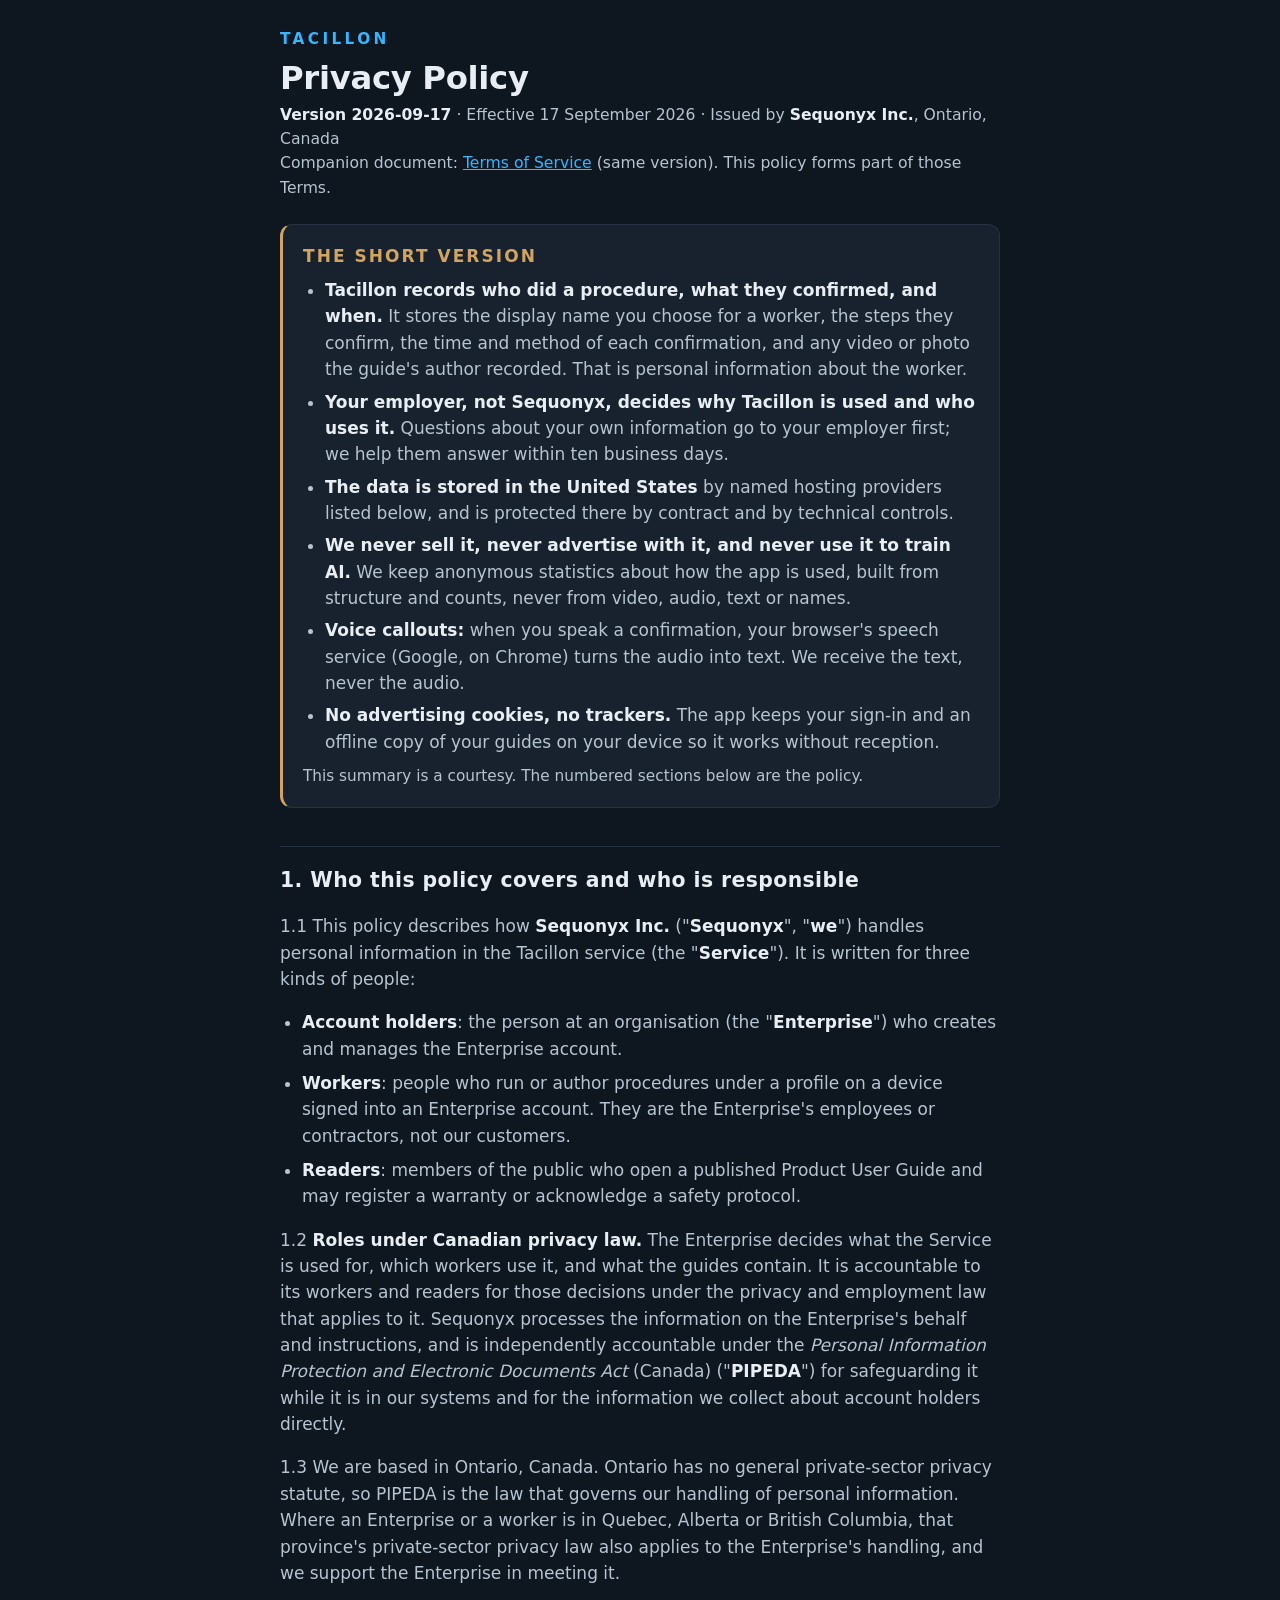
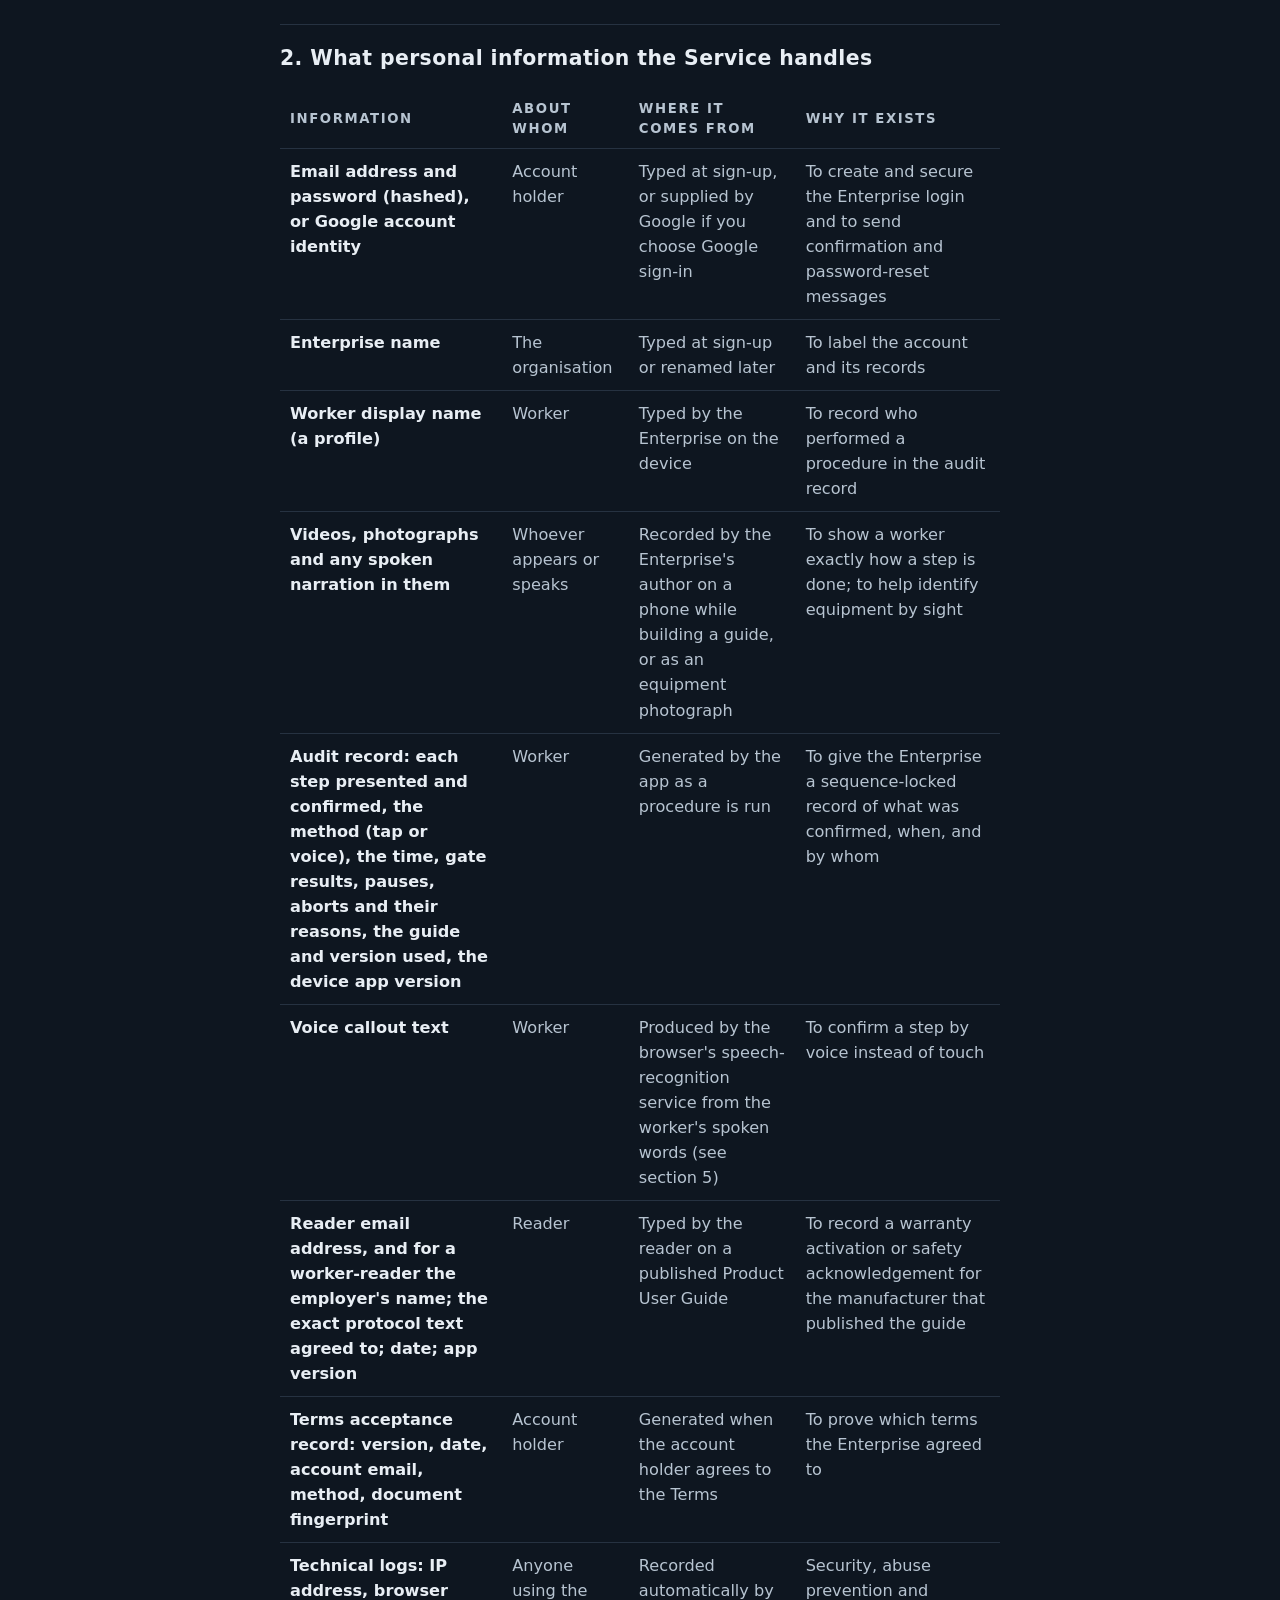
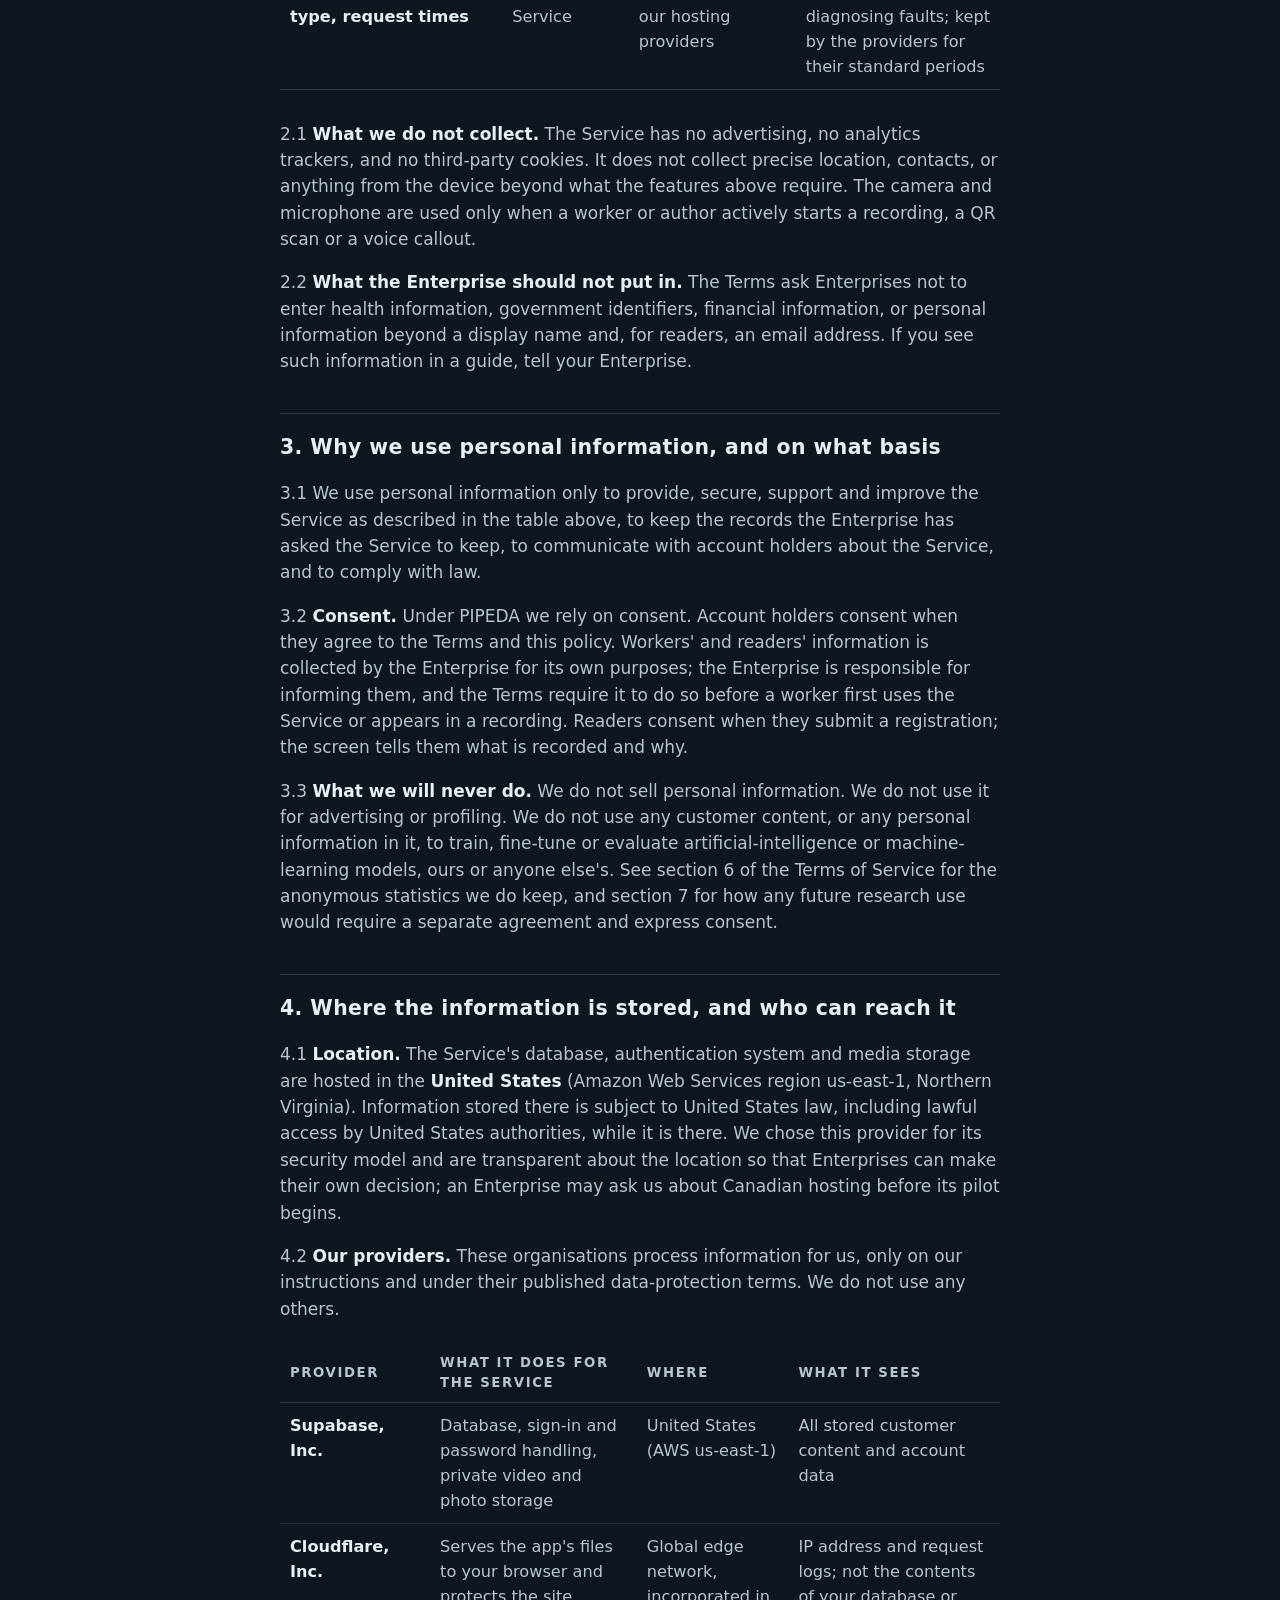
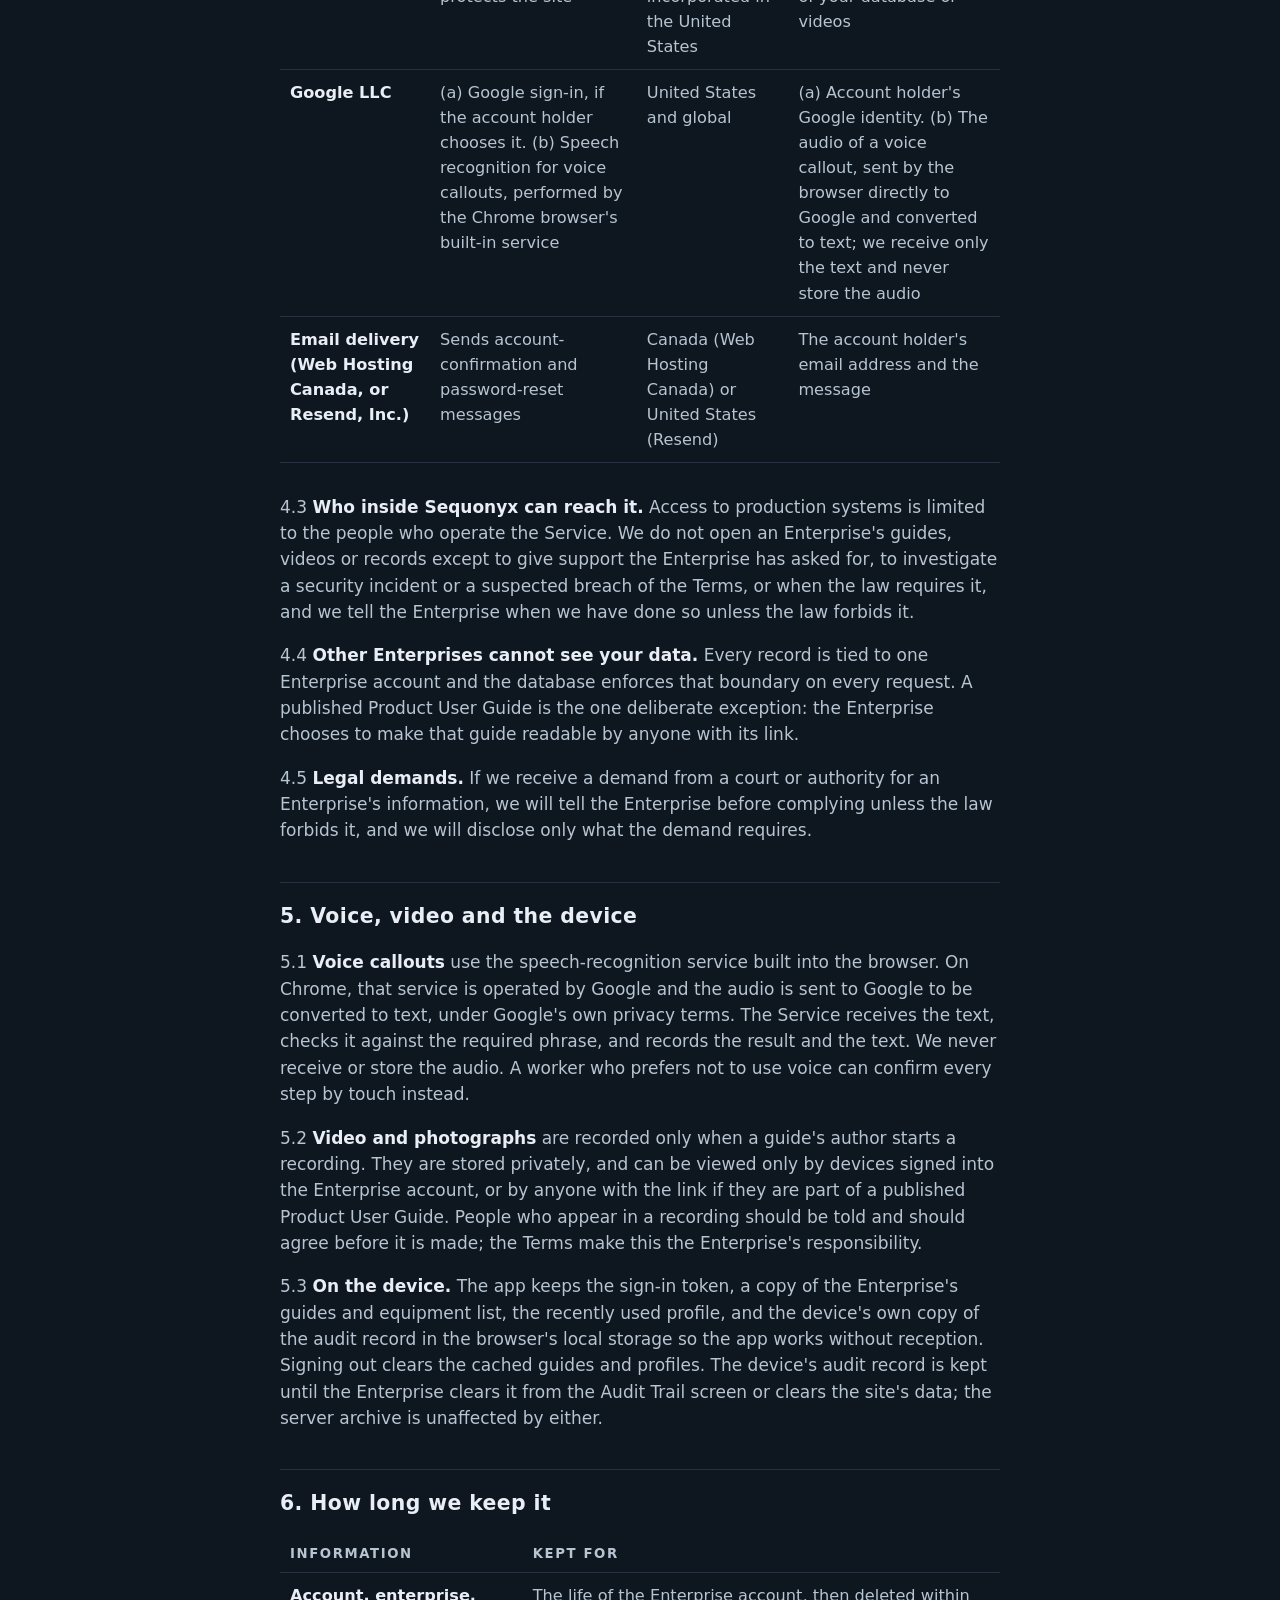
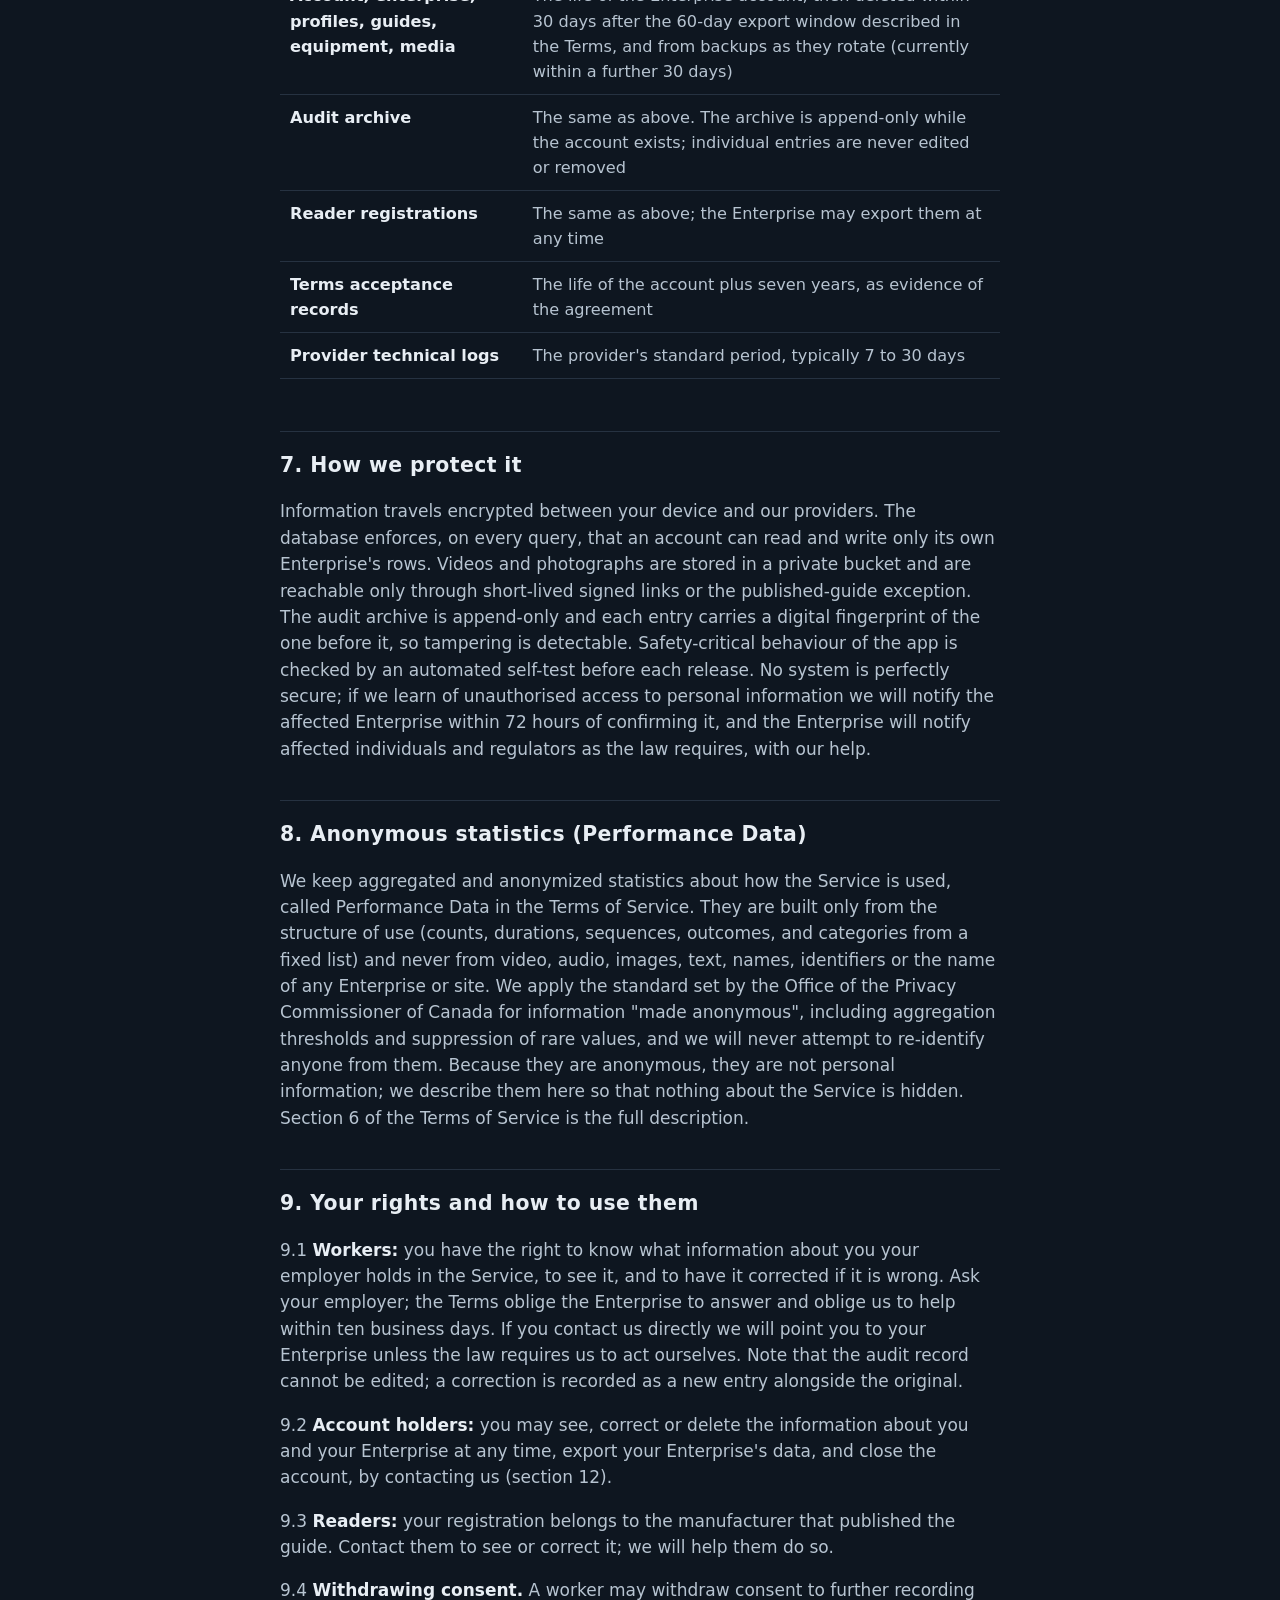
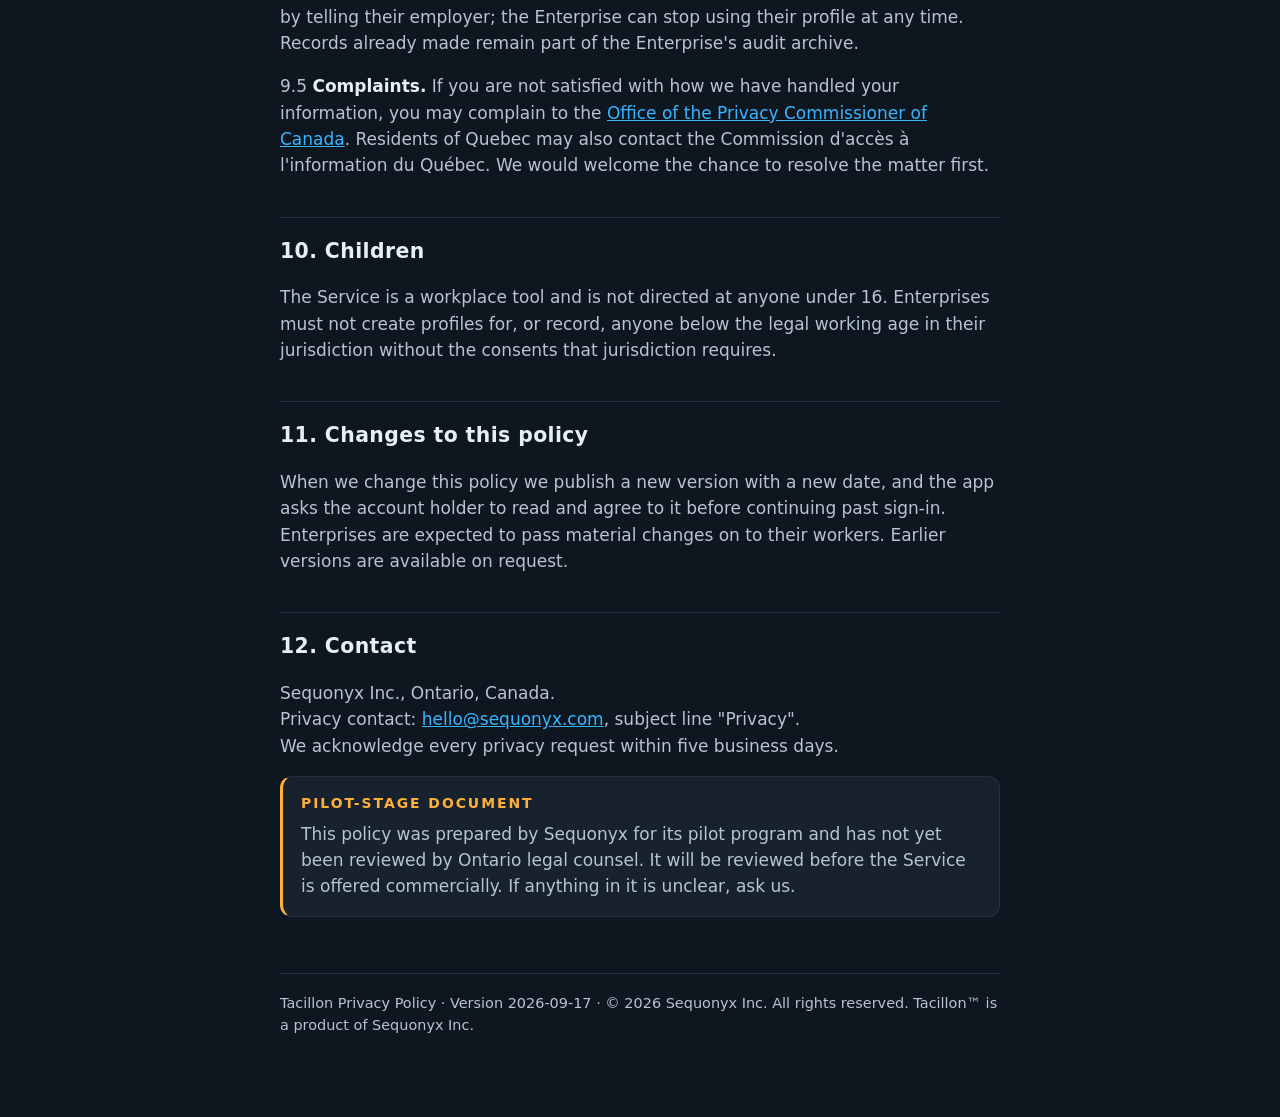
<file: legal/privacy.html>
<!DOCTYPE html>
<html lang="en-CA">
<head>
<meta charset="UTF-8">
<meta name="viewport" content="width=device-width, initial-scale=1.0">
<meta name="theme-color" content="#0e1620">
<meta name="robots" content="noindex">
<title>Tacillon — Privacy Policy</title>
<style>
  :root { --bg:#0e1620; --card:#17222e; --line:#263241; --text:#e8eef4; --dim:#b7c4d1; --accent:#37b6ff; --brass:#d2a461; --warn:#ffb03a; }
  * { box-sizing:border-box; }
  html, body { margin:0; background:var(--bg); color:var(--text); font-family: system-ui, -apple-system, "Segoe UI", Roboto, sans-serif; font-size:17px; line-height:1.55; }
  main { max-width:760px; margin:0 auto; padding:28px 20px 80px; }
  .brand { font-family: "Jura", system-ui, sans-serif; letter-spacing:.22em; color:var(--accent); font-weight:600; font-size:.9rem; }
  h1 { font-size:1.9rem; line-height:1.15; margin:8px 0 6px; letter-spacing:-.01em; }
  .meta { color:var(--dim); font-size:.92rem; margin:0 0 24px; }
  .meta b { color:var(--text); }
  h2 { font-size:1.2rem; margin:38px 0 10px; padding-top:18px; border-top:1px solid var(--line); letter-spacing:.02em; }
  h3 { font-size:1.02rem; margin:22px 0 6px; color:var(--text); }
  p, li { color:var(--dim); }
  p strong, li strong { color:var(--text); }
  ol, ul { padding-left:22px; }
  li { margin-bottom:8px; }
  .summary { background:var(--card); border:1px solid var(--line); border-left:3px solid var(--brass); border-radius:12px; padding:18px 20px; margin:0 0 10px; }
  .summary h2 { border:0; margin:0 0 8px; padding:0; font-size:1rem; letter-spacing:.12em; color:var(--brass); }
  .summary ul { margin:0; }
  .summary li { margin-bottom:6px; }
  .box { background:var(--card); border:1px solid var(--line); border-radius:12px; padding:16px 18px; margin:16px 0; }
  .box.warn { border-left:3px solid var(--warn); }
  .box h4 { margin:0 0 6px; font-size:.82rem; letter-spacing:.14em; text-transform:uppercase; color:var(--warn); }
  .box p { margin:0; }
  table { width:100%; border-collapse:collapse; margin:14px 0; font-size:.95rem; }
  th { text-align:left; font-size:.78rem; letter-spacing:.12em; text-transform:uppercase; color:var(--dim); padding:0 10px 8px; border-bottom:1px solid var(--line); }
  td { padding:10px; border-bottom:1px solid var(--line); vertical-align:top; color:var(--dim); }
  td:first-child { color:var(--text); font-weight:600; }
  .tbl { overflow-x:auto; }
  a { color:var(--accent); }
  footer { margin-top:56px; padding-top:18px; border-top:1px solid var(--line); color:var(--dim); font-size:.85rem; }
  @media (max-width:560px) { html, body { font-size:16px; } }
  @media print {
    html, body { background:#fff; color:#000; font-size:11.5pt; }
    p, li, td, th, .meta, footer { color:#000; }
    .summary, .box { background:#fff; border-color:#999; }
    a { color:#000; text-decoration:none; }
    h2 { page-break-after:avoid; }
  }
</style>
</head>
<body>
<main>
  <div class="brand">TACILLON</div>
  <h1>Privacy Policy</h1>
  <p class="meta">
    <b>Version 2026-09-17</b> · Effective 17 September 2026 · Issued by <b>Sequonyx Inc.</b>, Ontario, Canada<br>
    Companion document: <a href="terms.html">Terms of Service</a> (same version). This policy forms part of those Terms.
  </p>

  <div class="summary">
    <h2>THE SHORT VERSION</h2>
    <ul>
      <li><strong>Tacillon records who did a procedure, what they confirmed, and when.</strong> It stores the display name you choose for a worker, the steps they confirm, the time and method of each confirmation, and any video or photo the guide's author recorded. That is personal information about the worker.</li>
      <li><strong>Your employer, not Sequonyx, decides why Tacillon is used and who uses it.</strong> Questions about your own information go to your employer first; we help them answer within ten business days.</li>
      <li><strong>The data is stored in the United States</strong> by named hosting providers listed below, and is protected there by contract and by technical controls.</li>
      <li><strong>We never sell it, never advertise with it, and never use it to train AI.</strong> We keep anonymous statistics about how the app is used, built from structure and counts, never from video, audio, text or names.</li>
      <li><strong>Voice callouts:</strong> when you speak a confirmation, your browser's speech service (Google, on Chrome) turns the audio into text. We receive the text, never the audio.</li>
      <li><strong>No advertising cookies, no trackers.</strong> The app keeps your sign-in and an offline copy of your guides on your device so it works without reception.</li>
    </ul>
    <p style="margin:10px 0 0;font-size:.9rem">This summary is a courtesy. The numbered sections below are the policy.</p>
  </div>

  <h2 id="p1">1. Who this policy covers and who is responsible</h2>
  <p>1.1 This policy describes how <strong>Sequonyx Inc.</strong> ("<strong>Sequonyx</strong>", "<strong>we</strong>") handles personal information in the Tacillon service (the "<strong>Service</strong>"). It is written for three kinds of people:</p>
  <ul>
    <li><strong>Account holders</strong>: the person at an organisation (the "<strong>Enterprise</strong>") who creates and manages the Enterprise account.</li>
    <li><strong>Workers</strong>: people who run or author procedures under a profile on a device signed into an Enterprise account. They are the Enterprise's employees or contractors, not our customers.</li>
    <li><strong>Readers</strong>: members of the public who open a published Product User Guide and may register a warranty or acknowledge a safety protocol.</li>
  </ul>
  <p>1.2 <strong>Roles under Canadian privacy law.</strong> The Enterprise decides what the Service is used for, which workers use it, and what the guides contain. It is accountable to its workers and readers for those decisions under the privacy and employment law that applies to it. Sequonyx processes the information on the Enterprise's behalf and instructions, and is independently accountable under the <em>Personal Information Protection and Electronic Documents Act</em> (Canada) ("<strong>PIPEDA</strong>") for safeguarding it while it is in our systems and for the information we collect about account holders directly.</p>
  <p>1.3 We are based in Ontario, Canada. Ontario has no general private-sector privacy statute, so PIPEDA is the law that governs our handling of personal information. Where an Enterprise or a worker is in Quebec, Alberta or British Columbia, that province's private-sector privacy law also applies to the Enterprise's handling, and we support the Enterprise in meeting it.</p>

  <h2 id="p2">2. What personal information the Service handles</h2>
  <div class="tbl">
  <table>
    <tr><th>Information</th><th>About whom</th><th>Where it comes from</th><th>Why it exists</th></tr>
    <tr><td>Email address and password (hashed), or Google account identity</td><td>Account holder</td><td>Typed at sign-up, or supplied by Google if you choose Google sign-in</td><td>To create and secure the Enterprise login and to send confirmation and password-reset messages</td></tr>
    <tr><td>Enterprise name</td><td>The organisation</td><td>Typed at sign-up or renamed later</td><td>To label the account and its records</td></tr>
    <tr><td>Worker display name (a profile)</td><td>Worker</td><td>Typed by the Enterprise on the device</td><td>To record who performed a procedure in the audit record</td></tr>
    <tr><td>Videos, photographs and any spoken narration in them</td><td>Whoever appears or speaks</td><td>Recorded by the Enterprise's author on a phone while building a guide, or as an equipment photograph</td><td>To show a worker exactly how a step is done; to help identify equipment by sight</td></tr>
    <tr><td>Audit record: each step presented and confirmed, the method (tap or voice), the time, gate results, pauses, aborts and their reasons, the guide and version used, the device app version</td><td>Worker</td><td>Generated by the app as a procedure is run</td><td>To give the Enterprise a sequence-locked record of what was confirmed, when, and by whom</td></tr>
    <tr><td>Voice callout text</td><td>Worker</td><td>Produced by the browser's speech-recognition service from the worker's spoken words (see section 5)</td><td>To confirm a step by voice instead of touch</td></tr>
    <tr><td>Reader email address, and for a worker-reader the employer's name; the exact protocol text agreed to; date; app version</td><td>Reader</td><td>Typed by the reader on a published Product User Guide</td><td>To record a warranty activation or safety acknowledgement for the manufacturer that published the guide</td></tr>
    <tr><td>Terms acceptance record: version, date, account email, method, document fingerprint</td><td>Account holder</td><td>Generated when the account holder agrees to the Terms</td><td>To prove which terms the Enterprise agreed to</td></tr>
    <tr><td>Technical logs: IP address, browser type, request times</td><td>Anyone using the Service</td><td>Recorded automatically by our hosting providers</td><td>Security, abuse prevention and diagnosing faults; kept by the providers for their standard periods</td></tr>
  </table>
  </div>
  <p>2.1 <strong>What we do not collect.</strong> The Service has no advertising, no analytics trackers, and no third-party cookies. It does not collect precise location, contacts, or anything from the device beyond what the features above require. The camera and microphone are used only when a worker or author actively starts a recording, a QR scan or a voice callout.</p>
  <p>2.2 <strong>What the Enterprise should not put in.</strong> The Terms ask Enterprises not to enter health information, government identifiers, financial information, or personal information beyond a display name and, for readers, an email address. If you see such information in a guide, tell your Enterprise.</p>

  <h2 id="p3">3. Why we use personal information, and on what basis</h2>
  <p>3.1 We use personal information only to provide, secure, support and improve the Service as described in the table above, to keep the records the Enterprise has asked the Service to keep, to communicate with account holders about the Service, and to comply with law.</p>
  <p>3.2 <strong>Consent.</strong> Under PIPEDA we rely on consent. Account holders consent when they agree to the Terms and this policy. Workers' and readers' information is collected by the Enterprise for its own purposes; the Enterprise is responsible for informing them, and the Terms require it to do so before a worker first uses the Service or appears in a recording. Readers consent when they submit a registration; the screen tells them what is recorded and why.</p>
  <p>3.3 <strong>What we will never do.</strong> We do not sell personal information. We do not use it for advertising or profiling. We do not use any customer content, or any personal information in it, to train, fine-tune or evaluate artificial-intelligence or machine-learning models, ours or anyone else's. See section 6 of the Terms of Service for the anonymous statistics we do keep, and section 7 for how any future research use would require a separate agreement and express consent.</p>

  <h2 id="p4">4. Where the information is stored, and who can reach it</h2>
  <p>4.1 <strong>Location.</strong> The Service's database, authentication system and media storage are hosted in the <strong>United States</strong> (Amazon Web Services region us-east-1, Northern Virginia). Information stored there is subject to United States law, including lawful access by United States authorities, while it is there. We chose this provider for its security model and are transparent about the location so that Enterprises can make their own decision; an Enterprise may ask us about Canadian hosting before its pilot begins.</p>
  <p>4.2 <strong>Our providers.</strong> These organisations process information for us, only on our instructions and under their published data-protection terms. We do not use any others.</p>
  <div class="tbl">
  <table>
    <tr><th>Provider</th><th>What it does for the Service</th><th>Where</th><th>What it sees</th></tr>
    <tr><td>Supabase, Inc.</td><td>Database, sign-in and password handling, private video and photo storage</td><td>United States (AWS us-east-1)</td><td>All stored customer content and account data</td></tr>
    <tr><td>Cloudflare, Inc.</td><td>Serves the app's files to your browser and protects the site</td><td>Global edge network, incorporated in the United States</td><td>IP address and request logs; not the contents of your database or videos</td></tr>
    <tr><td>Google LLC</td><td>(a) Google sign-in, if the account holder chooses it. (b) Speech recognition for voice callouts, performed by the Chrome browser's built-in service</td><td>United States and global</td><td>(a) Account holder's Google identity. (b) The audio of a voice callout, sent by the browser directly to Google and converted to text; we receive only the text and never store the audio</td></tr>
    <tr><td>Email delivery (Web Hosting Canada, or Resend, Inc.)</td><td>Sends account-confirmation and password-reset messages</td><td>Canada (Web Hosting Canada) or United States (Resend)</td><td>The account holder's email address and the message</td></tr>
  </table>
  </div>
  <p>4.3 <strong>Who inside Sequonyx can reach it.</strong> Access to production systems is limited to the people who operate the Service. We do not open an Enterprise's guides, videos or records except to give support the Enterprise has asked for, to investigate a security incident or a suspected breach of the Terms, or when the law requires it, and we tell the Enterprise when we have done so unless the law forbids it.</p>
  <p>4.4 <strong>Other Enterprises cannot see your data.</strong> Every record is tied to one Enterprise account and the database enforces that boundary on every request. A published Product User Guide is the one deliberate exception: the Enterprise chooses to make that guide readable by anyone with its link.</p>
  <p>4.5 <strong>Legal demands.</strong> If we receive a demand from a court or authority for an Enterprise's information, we will tell the Enterprise before complying unless the law forbids it, and we will disclose only what the demand requires.</p>

  <h2 id="p5">5. Voice, video and the device</h2>
  <p>5.1 <strong>Voice callouts</strong> use the speech-recognition service built into the browser. On Chrome, that service is operated by Google and the audio is sent to Google to be converted to text, under Google's own privacy terms. The Service receives the text, checks it against the required phrase, and records the result and the text. We never receive or store the audio. A worker who prefers not to use voice can confirm every step by touch instead.</p>
  <p>5.2 <strong>Video and photographs</strong> are recorded only when a guide's author starts a recording. They are stored privately, and can be viewed only by devices signed into the Enterprise account, or by anyone with the link if they are part of a published Product User Guide. People who appear in a recording should be told and should agree before it is made; the Terms make this the Enterprise's responsibility.</p>
  <p>5.3 <strong>On the device.</strong> The app keeps the sign-in token, a copy of the Enterprise's guides and equipment list, the recently used profile, and the device's own copy of the audit record in the browser's local storage so the app works without reception. Signing out clears the cached guides and profiles. The device's audit record is kept until the Enterprise clears it from the Audit Trail screen or clears the site's data; the server archive is unaffected by either.</p>

  <h2 id="p6">6. How long we keep it</h2>
  <div class="tbl">
  <table>
    <tr><th>Information</th><th>Kept for</th></tr>
    <tr><td>Account, enterprise, profiles, guides, equipment, media</td><td>The life of the Enterprise account, then deleted within 30 days after the 60-day export window described in the Terms, and from backups as they rotate (currently within a further 30 days)</td></tr>
    <tr><td>Audit archive</td><td>The same as above. The archive is append-only while the account exists; individual entries are never edited or removed</td></tr>
    <tr><td>Reader registrations</td><td>The same as above; the Enterprise may export them at any time</td></tr>
    <tr><td>Terms acceptance records</td><td>The life of the account plus seven years, as evidence of the agreement</td></tr>
    <tr><td>Provider technical logs</td><td>The provider's standard period, typically 7 to 30 days</td></tr>
  </table>
  </div>

  <h2 id="p7">7. How we protect it</h2>
  <p>Information travels encrypted between your device and our providers. The database enforces, on every query, that an account can read and write only its own Enterprise's rows. Videos and photographs are stored in a private bucket and are reachable only through short-lived signed links or the published-guide exception. The audit archive is append-only and each entry carries a digital fingerprint of the one before it, so tampering is detectable. Safety-critical behaviour of the app is checked by an automated self-test before each release. No system is perfectly secure; if we learn of unauthorised access to personal information we will notify the affected Enterprise within 72 hours of confirming it, and the Enterprise will notify affected individuals and regulators as the law requires, with our help.</p>

  <h2 id="p8">8. Anonymous statistics (Performance Data)</h2>
  <p>We keep aggregated and anonymized statistics about how the Service is used, called Performance Data in the Terms of Service. They are built only from the structure of use (counts, durations, sequences, outcomes, and categories from a fixed list) and never from video, audio, images, text, names, identifiers or the name of any Enterprise or site. We apply the standard set by the Office of the Privacy Commissioner of Canada for information "made anonymous", including aggregation thresholds and suppression of rare values, and we will never attempt to re-identify anyone from them. Because they are anonymous, they are not personal information; we describe them here so that nothing about the Service is hidden. Section 6 of the Terms of Service is the full description.</p>

  <h2 id="p9">9. Your rights and how to use them</h2>
  <p>9.1 <strong>Workers:</strong> you have the right to know what information about you your employer holds in the Service, to see it, and to have it corrected if it is wrong. Ask your employer; the Terms oblige the Enterprise to answer and oblige us to help within ten business days. If you contact us directly we will point you to your Enterprise unless the law requires us to act ourselves. Note that the audit record cannot be edited; a correction is recorded as a new entry alongside the original.</p>
  <p>9.2 <strong>Account holders:</strong> you may see, correct or delete the information about you and your Enterprise at any time, export your Enterprise's data, and close the account, by contacting us (section 12).</p>
  <p>9.3 <strong>Readers:</strong> your registration belongs to the manufacturer that published the guide. Contact them to see or correct it; we will help them do so.</p>
  <p>9.4 <strong>Withdrawing consent.</strong> A worker may withdraw consent to further recording by telling their employer; the Enterprise can stop using their profile at any time. Records already made remain part of the Enterprise's audit archive.</p>
  <p>9.5 <strong>Complaints.</strong> If you are not satisfied with how we have handled your information, you may complain to the <a href="https://www.priv.gc.ca">Office of the Privacy Commissioner of Canada</a>. Residents of Quebec may also contact the Commission d'accès à l'information du Québec. We would welcome the chance to resolve the matter first.</p>

  <h2 id="p10">10. Children</h2>
  <p>The Service is a workplace tool and is not directed at anyone under 16. Enterprises must not create profiles for, or record, anyone below the legal working age in their jurisdiction without the consents that jurisdiction requires.</p>

  <h2 id="p11">11. Changes to this policy</h2>
  <p>When we change this policy we publish a new version with a new date, and the app asks the account holder to read and agree to it before continuing past sign-in. Enterprises are expected to pass material changes on to their workers. Earlier versions are available on request.</p>

  <h2 id="p12">12. Contact</h2>
  <p>Sequonyx Inc., Ontario, Canada.<br>
  Privacy contact: <a href="mailto:hello@sequonyx.com">hello@sequonyx.com</a>, subject line "Privacy".<br>
  We acknowledge every privacy request within five business days.</p>

  <div class="box warn">
    <h4>Pilot-stage document</h4>
    <p>This policy was prepared by Sequonyx for its pilot program and has not yet been reviewed by Ontario legal counsel. It will be reviewed before the Service is offered commercially. If anything in it is unclear, ask us.</p>
  </div>

  <footer>
    Tacillon Privacy Policy · Version 2026-09-17 · © 2026 Sequonyx Inc. All rights reserved. Tacillon™ is a product of Sequonyx Inc.
  </footer>
</main>
</body>
</html>
</file>
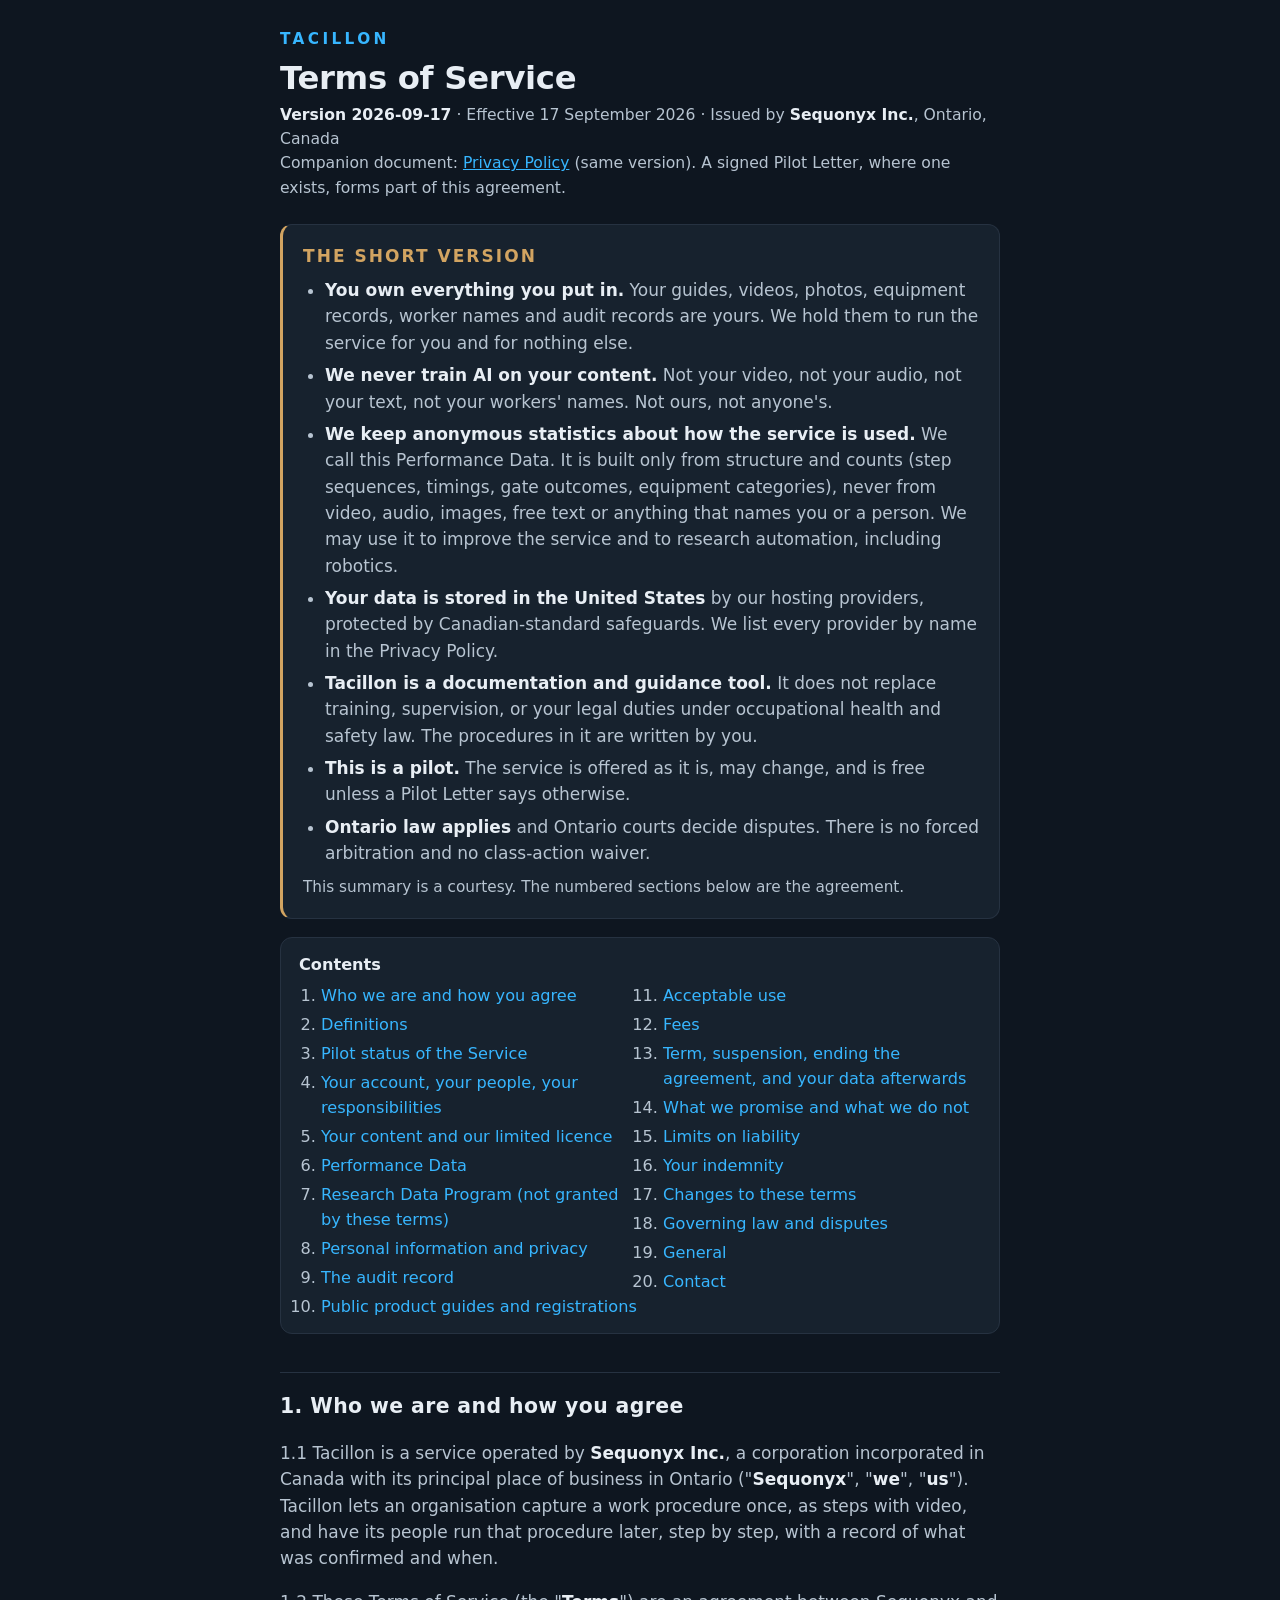
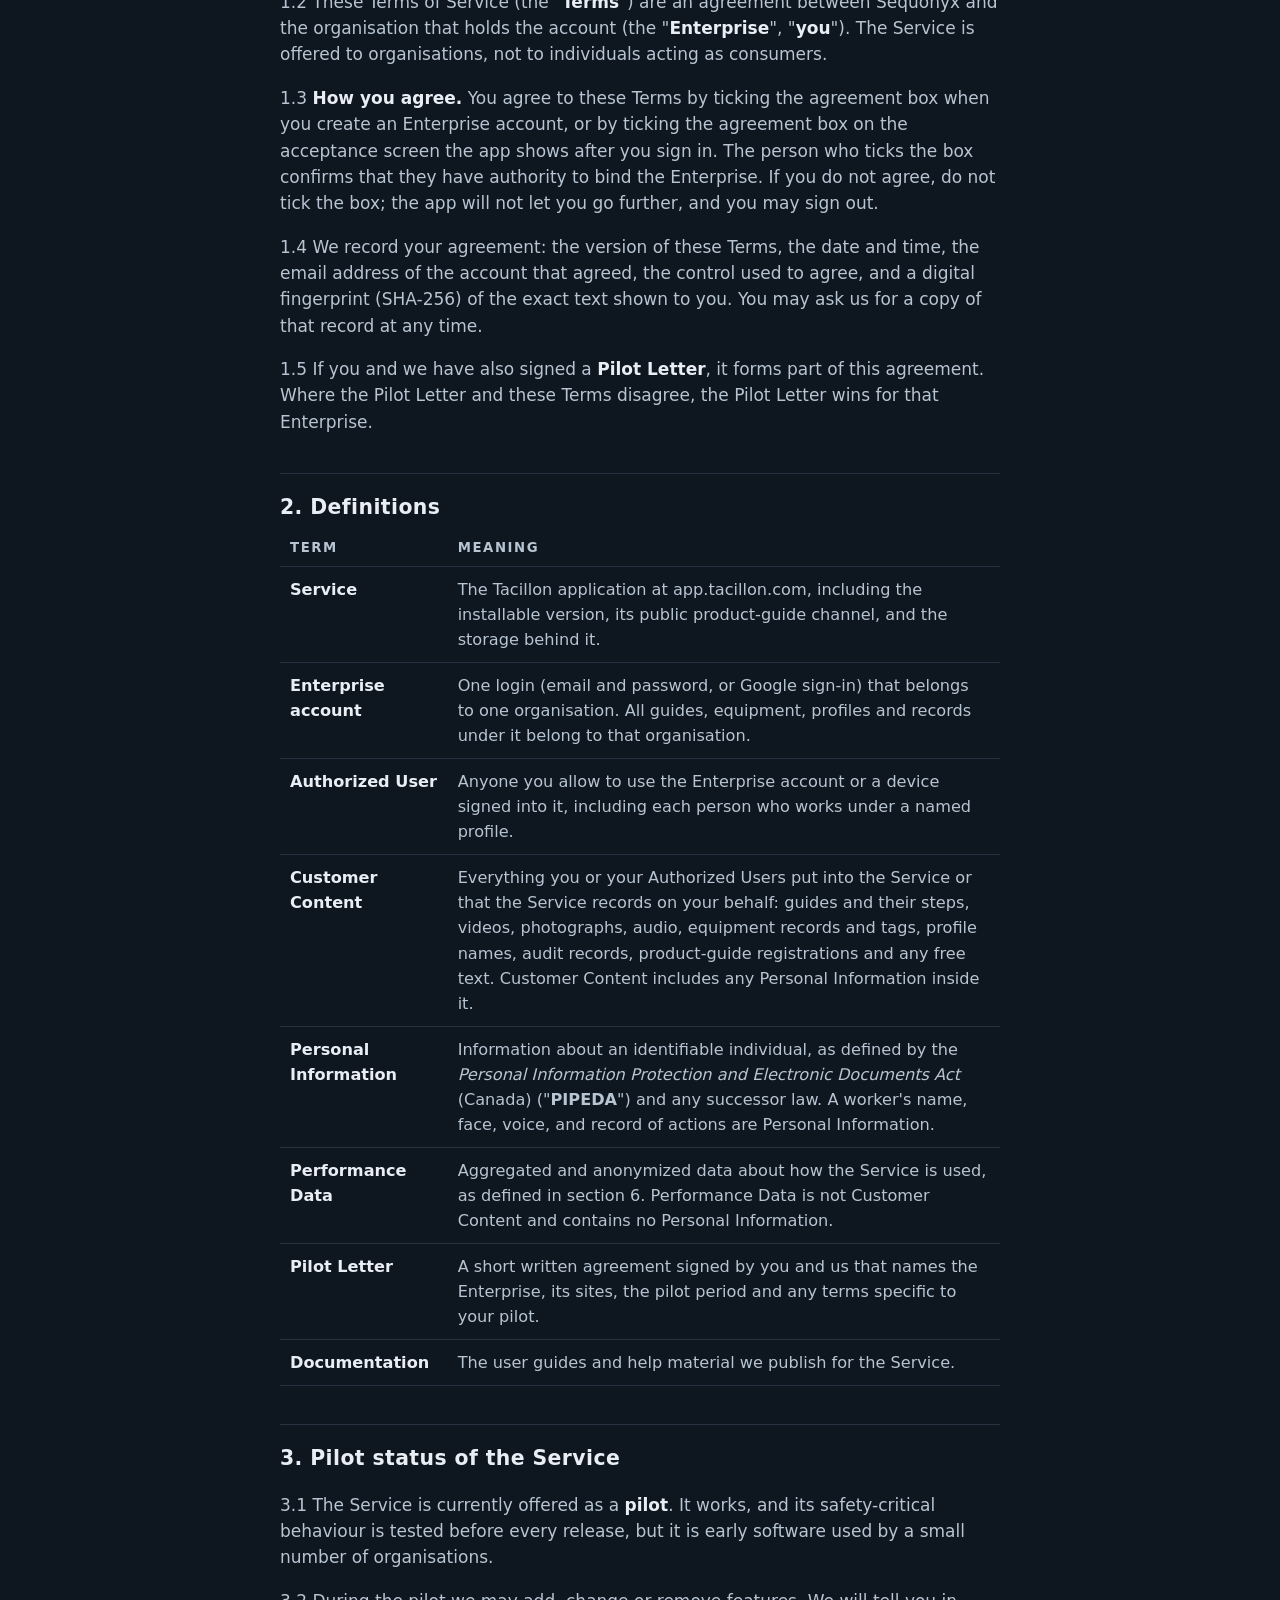
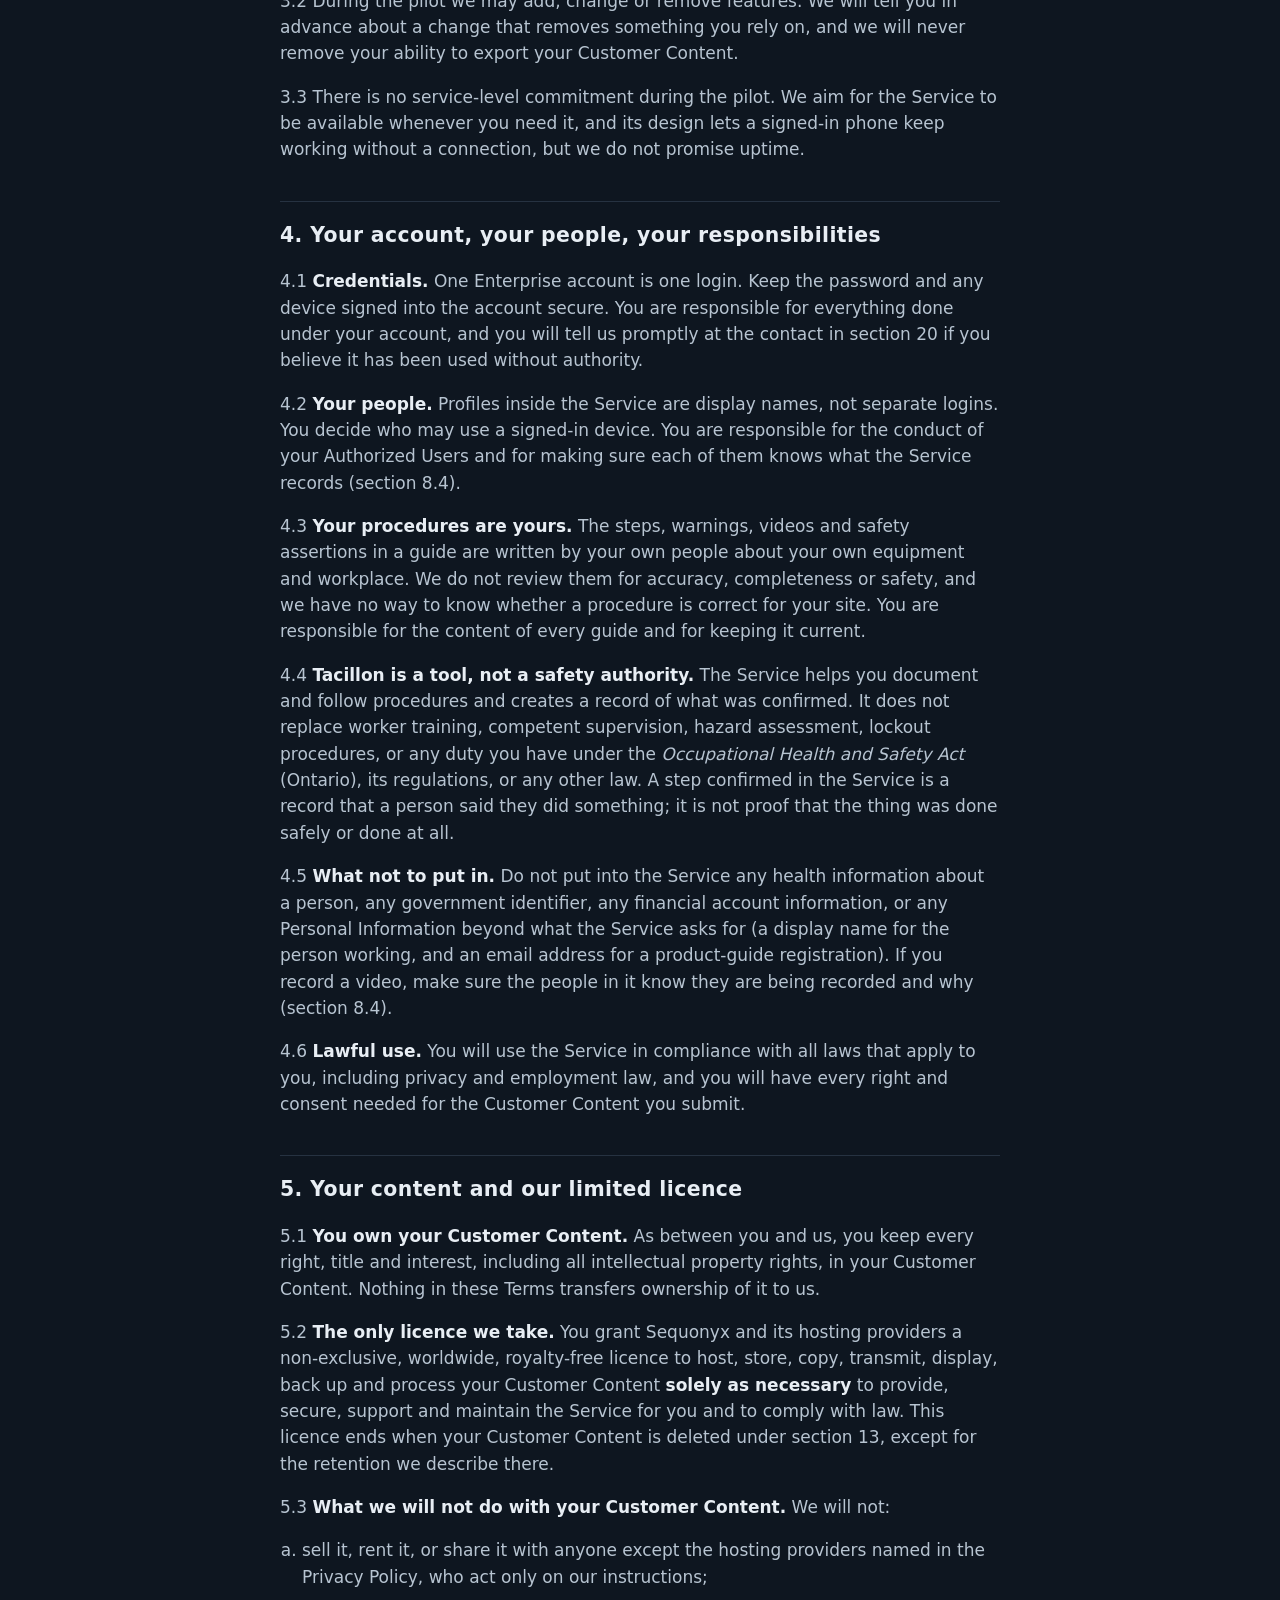
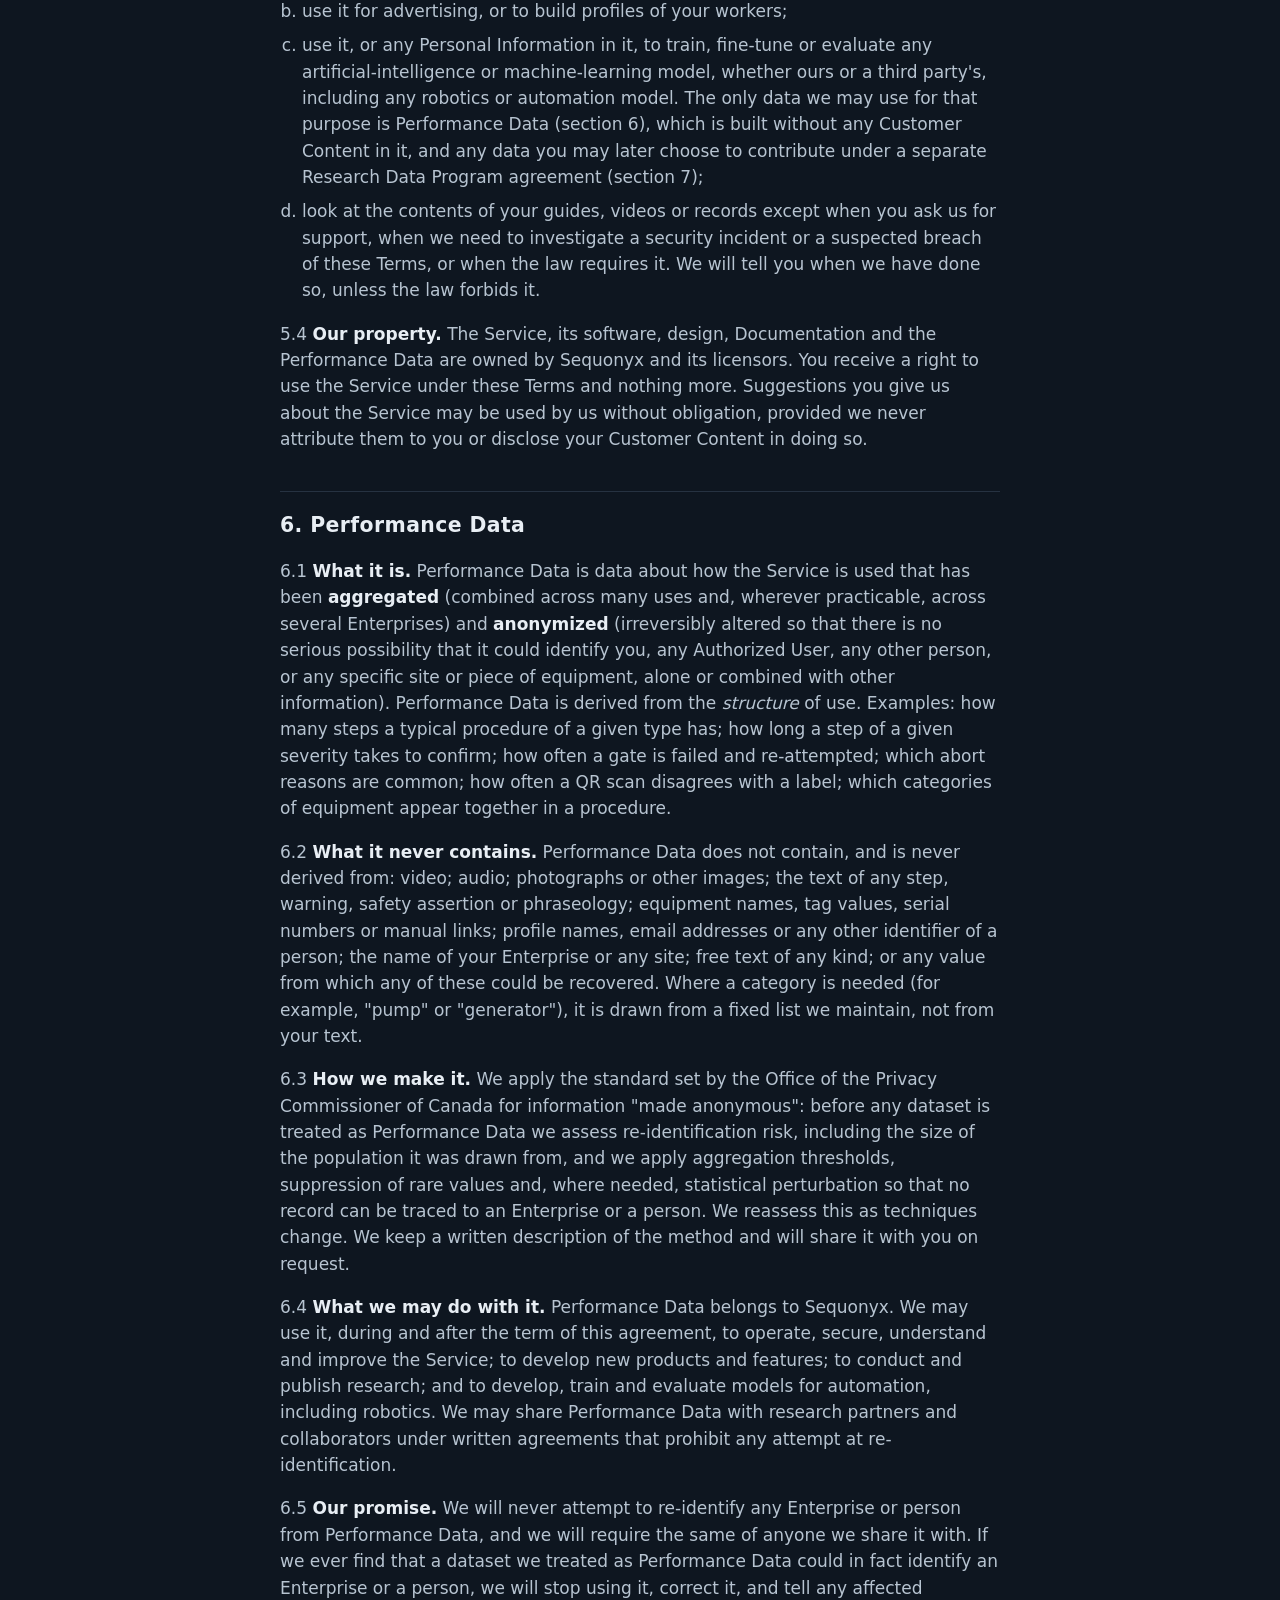
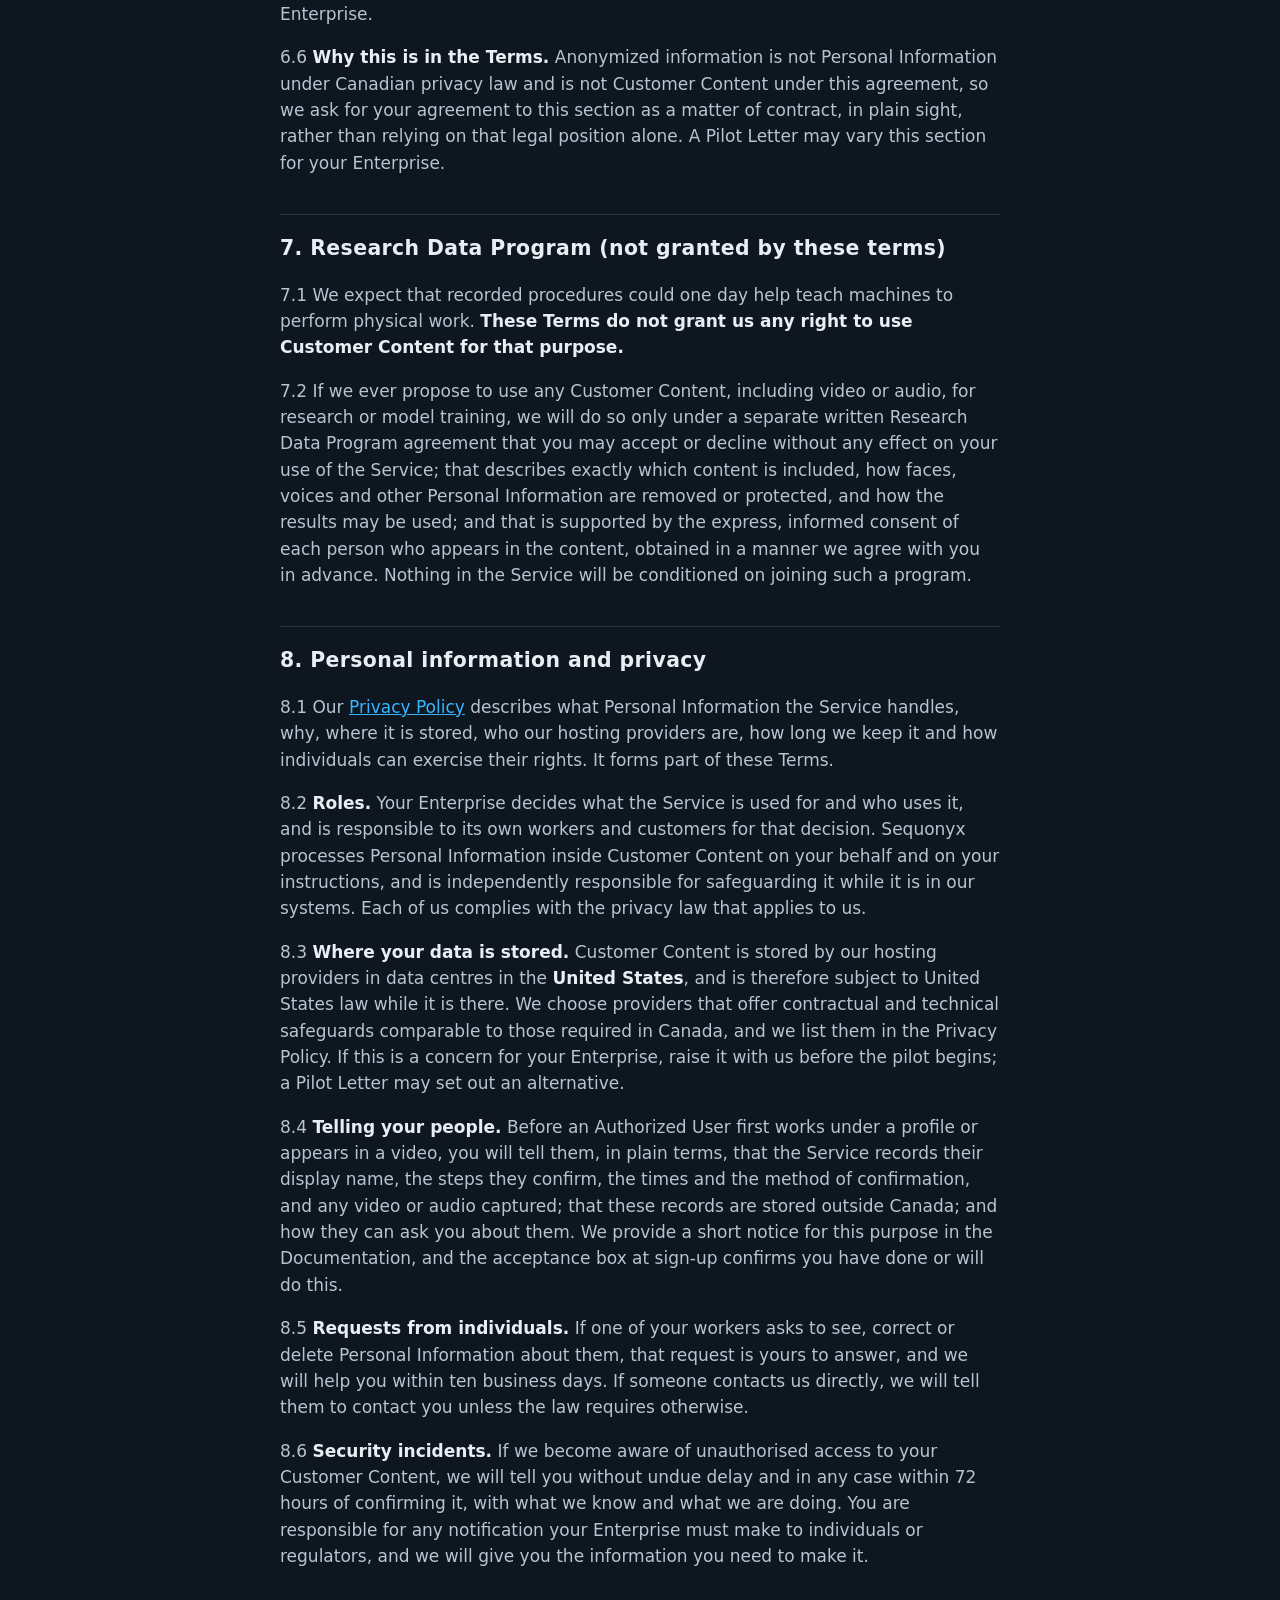
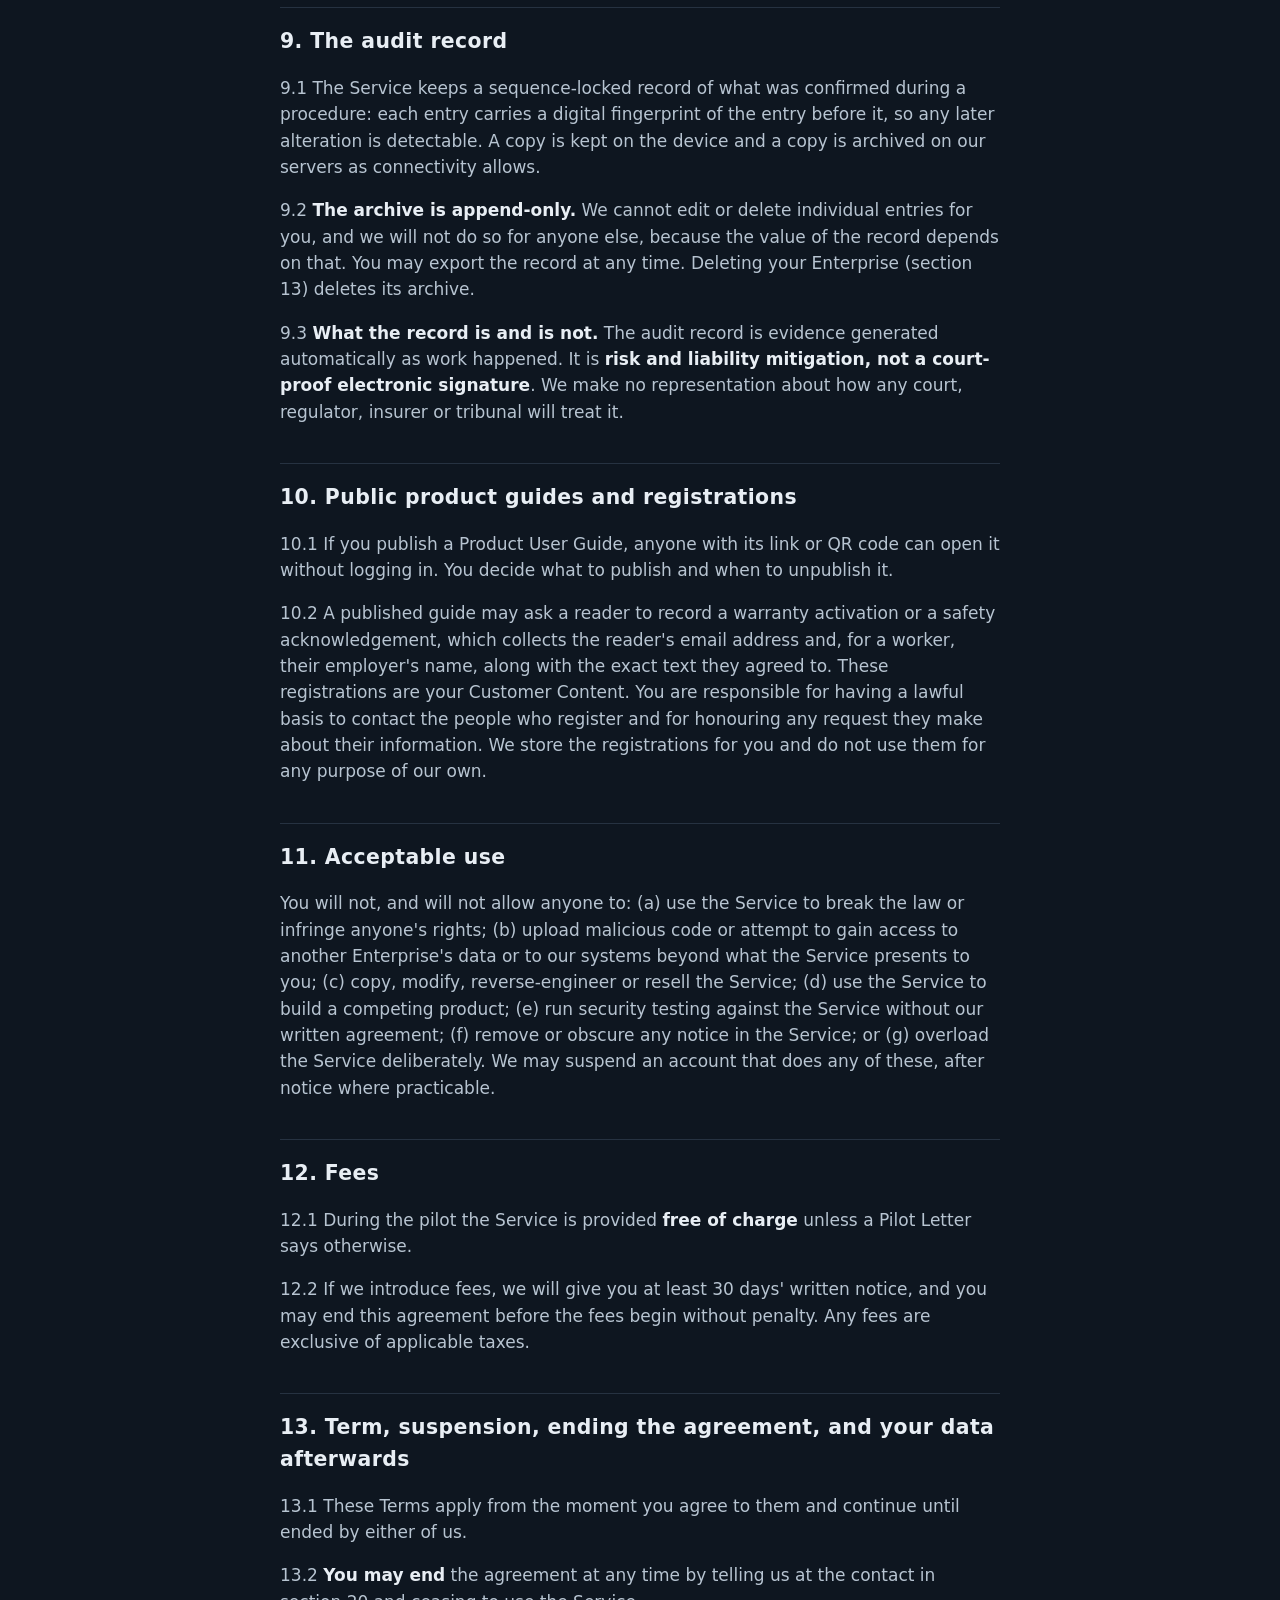
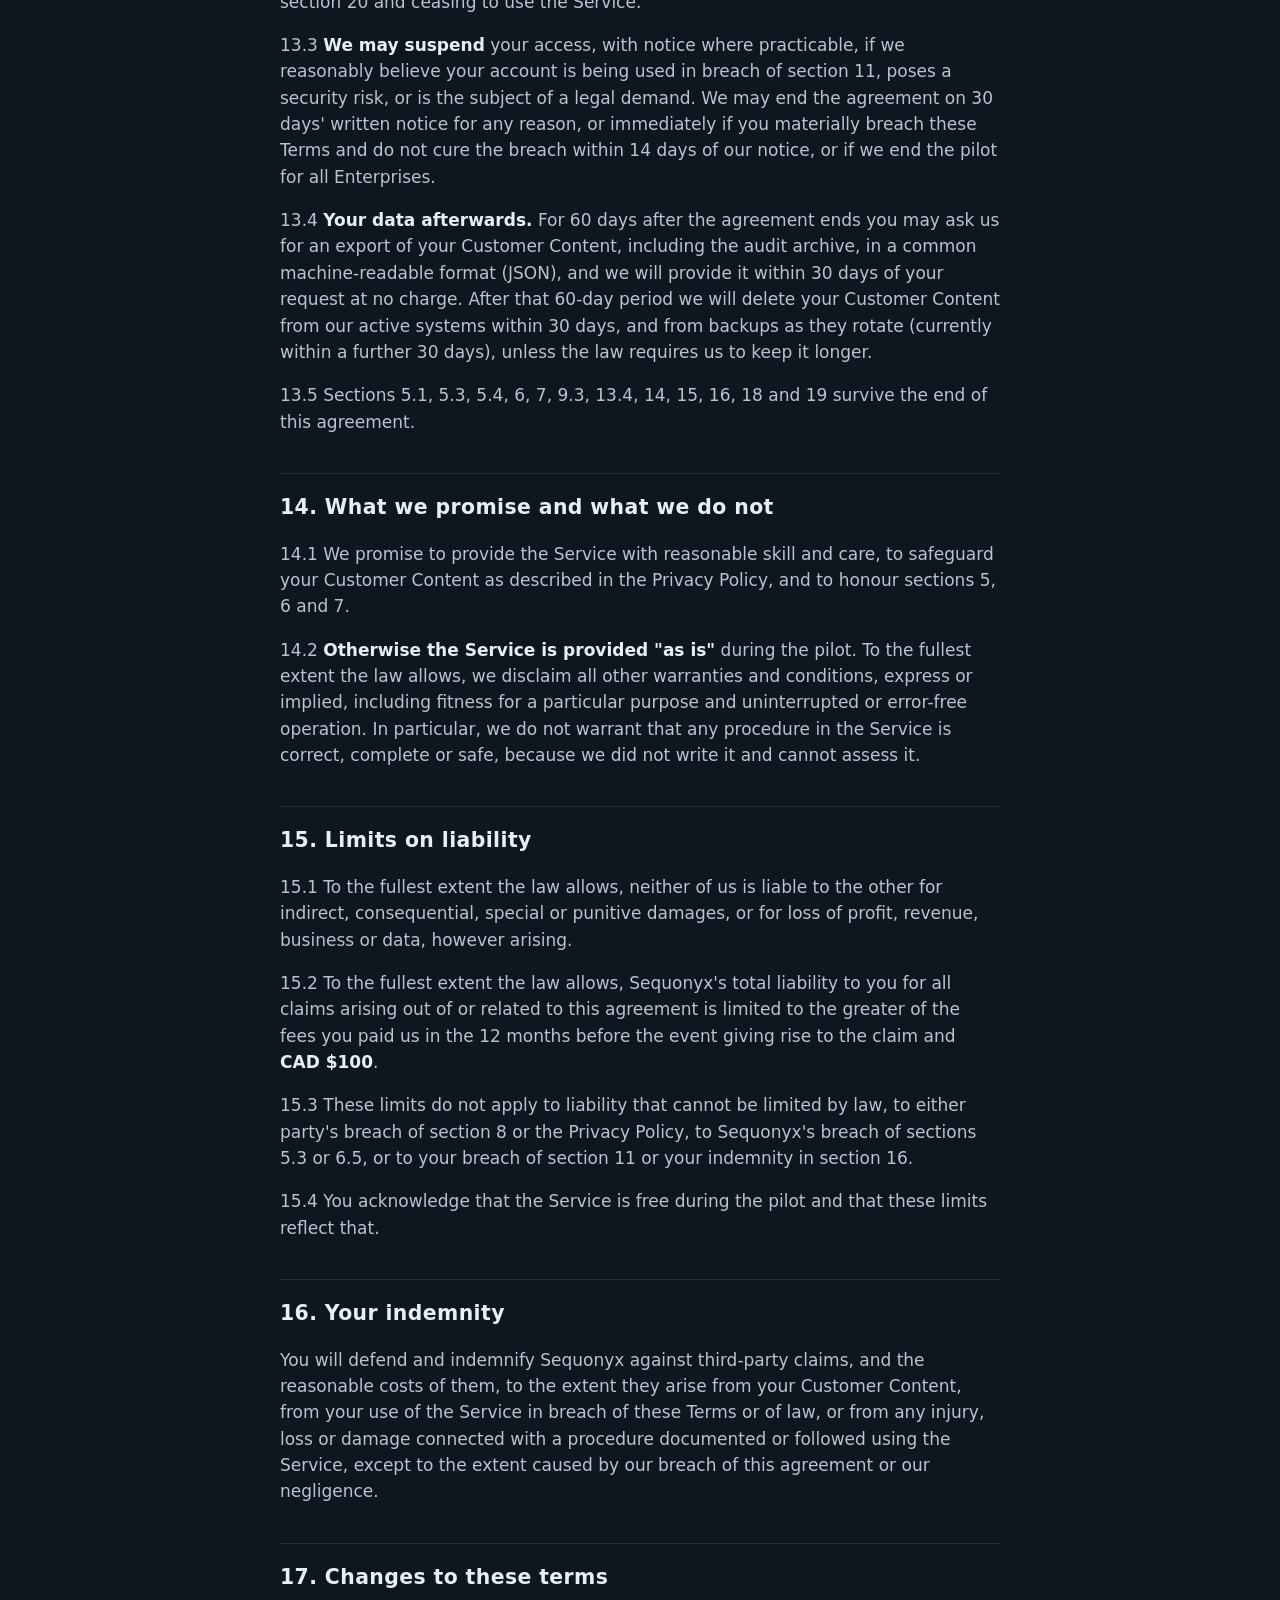
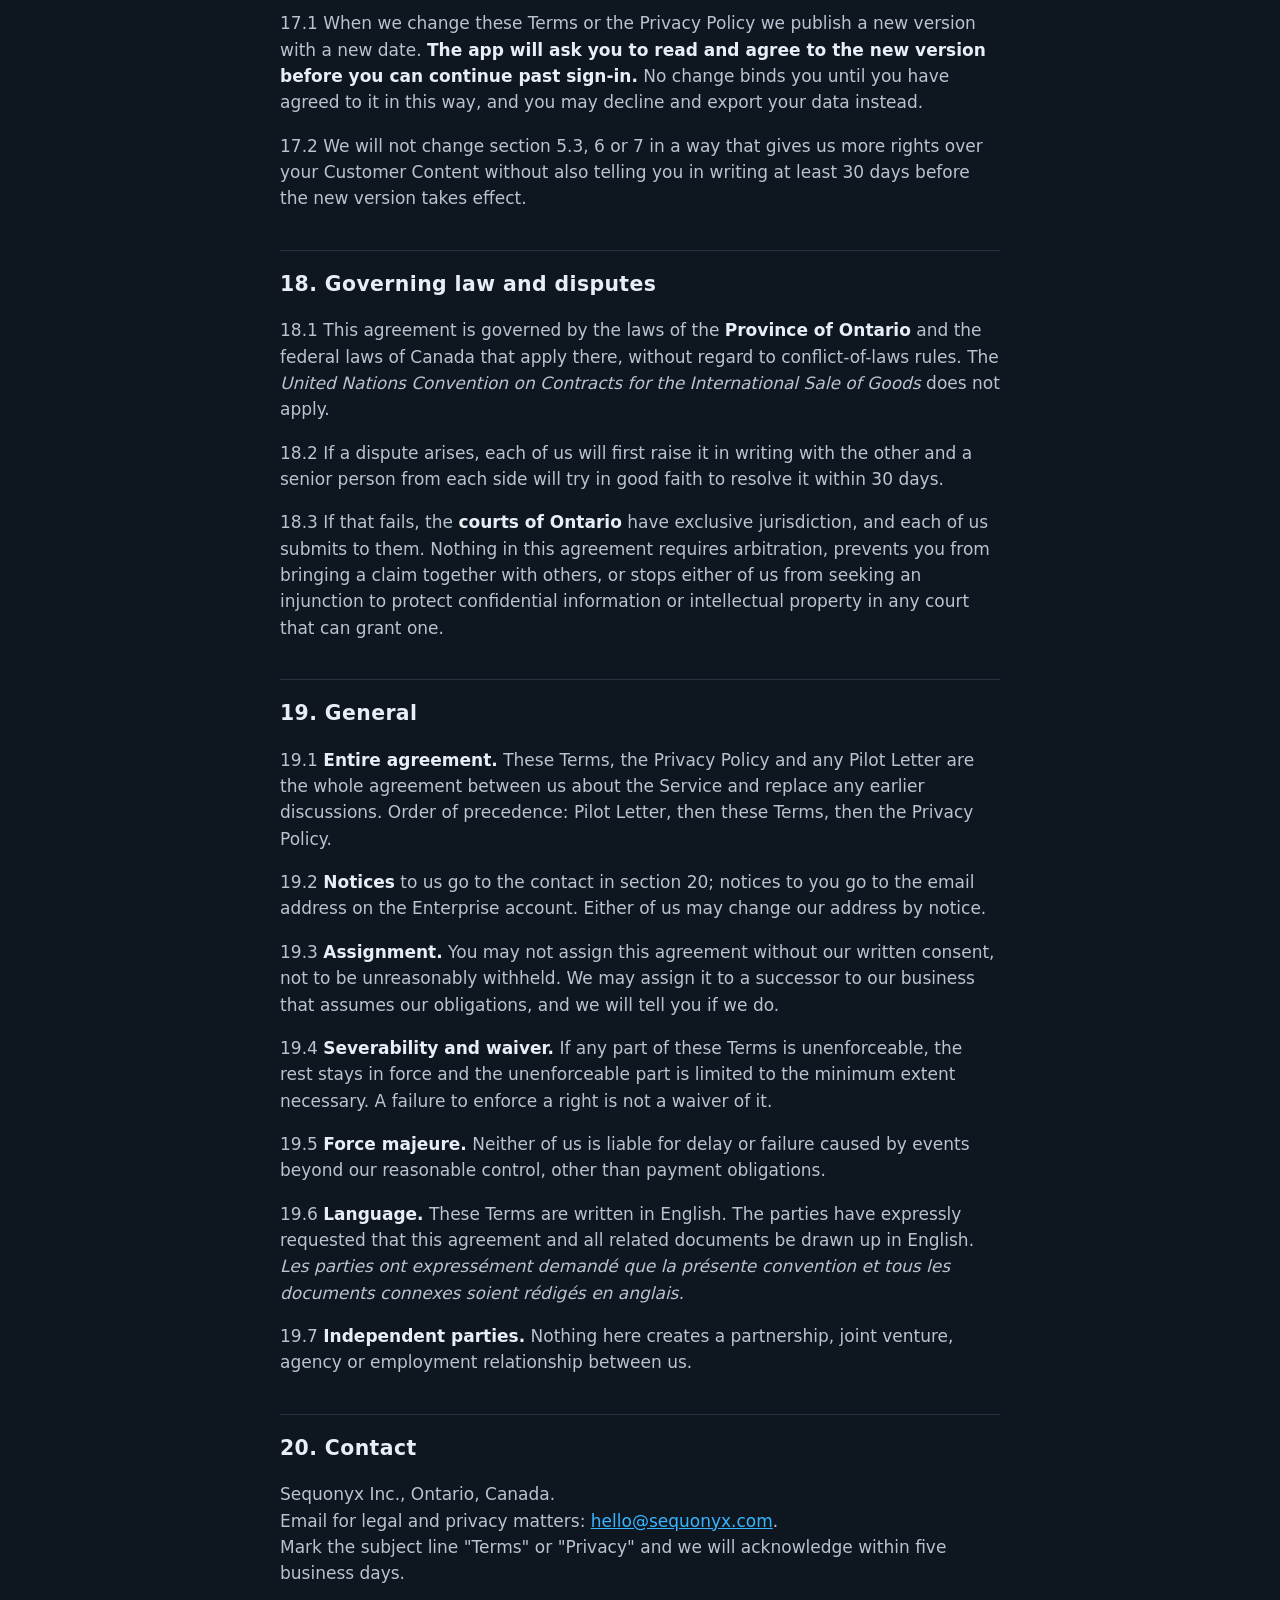
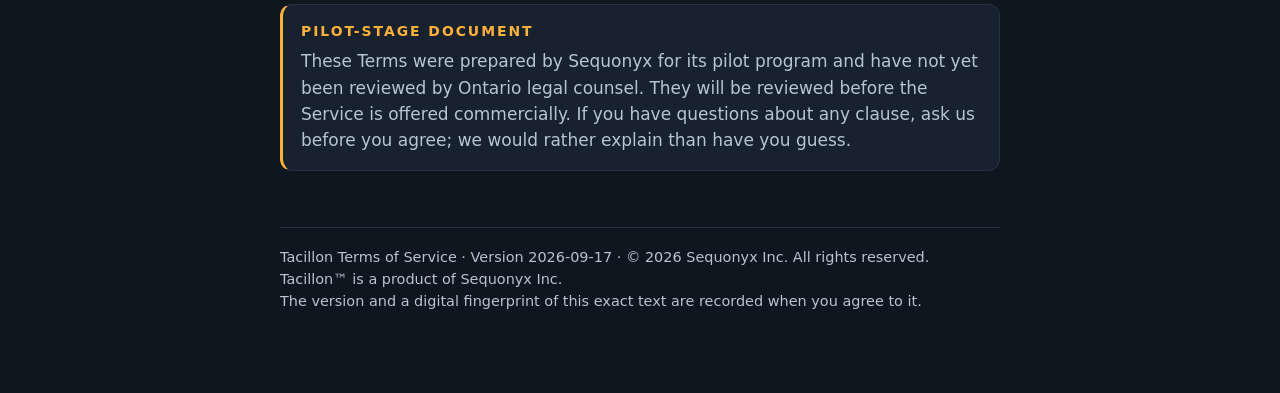
<file: legal/terms.html>
<!DOCTYPE html>
<html lang="en-CA">
<head>
<meta charset="UTF-8">
<meta name="viewport" content="width=device-width, initial-scale=1.0">
<meta name="theme-color" content="#0e1620">
<meta name="robots" content="noindex">
<title>Tacillon — Terms of Service</title>
<style>
  :root { --bg:#0e1620; --card:#17222e; --line:#263241; --text:#e8eef4; --dim:#b7c4d1; --accent:#37b6ff; --brass:#d2a461; --warn:#ffb03a; }
  * { box-sizing:border-box; }
  html, body { margin:0; background:var(--bg); color:var(--text); font-family: system-ui, -apple-system, "Segoe UI", Roboto, sans-serif; font-size:17px; line-height:1.55; }
  main { max-width:760px; margin:0 auto; padding:28px 20px 80px; }
  .brand { font-family: "Jura", system-ui, sans-serif; letter-spacing:.22em; color:var(--accent); font-weight:600; font-size:.9rem; }
  h1 { font-size:1.9rem; line-height:1.15; margin:8px 0 6px; letter-spacing:-.01em; }
  .meta { color:var(--dim); font-size:.92rem; margin:0 0 24px; }
  .meta b { color:var(--text); }
  h2 { font-size:1.2rem; margin:38px 0 10px; padding-top:18px; border-top:1px solid var(--line); letter-spacing:.02em; }
  h3 { font-size:1.02rem; margin:22px 0 6px; color:var(--text); }
  p, li { color:var(--dim); }
  p strong, li strong { color:var(--text); }
  ol, ul { padding-left:22px; }
  li { margin-bottom:8px; }
  .summary { background:var(--card); border:1px solid var(--line); border-left:3px solid var(--brass); border-radius:12px; padding:18px 20px; margin:0 0 10px; }
  .summary h2 { border:0; margin:0 0 8px; padding:0; font-size:1rem; letter-spacing:.12em; color:var(--brass); }
  .summary ul { margin:0; }
  .summary li { margin-bottom:6px; }
  .box { background:var(--card); border:1px solid var(--line); border-radius:12px; padding:16px 18px; margin:16px 0; }
  .box.warn { border-left:3px solid var(--warn); }
  .box h4 { margin:0 0 6px; font-size:.82rem; letter-spacing:.14em; text-transform:uppercase; color:var(--warn); }
  .box p { margin:0; }
  table { width:100%; border-collapse:collapse; margin:14px 0; font-size:.95rem; }
  th { text-align:left; font-size:.78rem; letter-spacing:.12em; text-transform:uppercase; color:var(--dim); padding:0 10px 8px; border-bottom:1px solid var(--line); }
  td { padding:10px; border-bottom:1px solid var(--line); vertical-align:top; color:var(--dim); }
  td:first-child { color:var(--text); font-weight:600; }
  a { color:var(--accent); }
  nav.toc { background:var(--card); border:1px solid var(--line); border-radius:12px; padding:14px 18px; margin:18px 0 6px; font-size:.95rem; }
  nav.toc ol { margin:6px 0 0; columns:2; column-gap:24px; }
  nav.toc li { margin-bottom:4px; break-inside:avoid; }
  nav.toc a { text-decoration:none; }
  @media (max-width:560px) { nav.toc ol { columns:1; } html, body { font-size:16px; } }
  footer { margin-top:56px; padding-top:18px; border-top:1px solid var(--line); color:var(--dim); font-size:.85rem; }
  @media print {
    html, body { background:#fff; color:#000; font-size:11.5pt; }
    p, li, td, th, .meta, footer { color:#000; }
    .summary, .box, nav.toc { background:#fff; border-color:#999; }
    a { color:#000; text-decoration:none; }
    h2 { page-break-after:avoid; }
  }
</style>
</head>
<body>
<main>
  <div class="brand">TACILLON</div>
  <h1>Terms of Service</h1>
  <p class="meta">
    <b>Version 2026-09-17</b> · Effective 17 September 2026 · Issued by <b>Sequonyx Inc.</b>, Ontario, Canada<br>
    Companion document: <a href="privacy.html">Privacy Policy</a> (same version). A signed Pilot Letter, where one exists, forms part of this agreement.
  </p>

  <div class="summary">
    <h2>THE SHORT VERSION</h2>
    <ul>
      <li><strong>You own everything you put in.</strong> Your guides, videos, photos, equipment records, worker names and audit records are yours. We hold them to run the service for you and for nothing else.</li>
      <li><strong>We never train AI on your content.</strong> Not your video, not your audio, not your text, not your workers' names. Not ours, not anyone's.</li>
      <li><strong>We keep anonymous statistics about how the service is used.</strong> We call this Performance Data. It is built only from structure and counts (step sequences, timings, gate outcomes, equipment categories), never from video, audio, images, free text or anything that names you or a person. We may use it to improve the service and to research automation, including robotics.</li>
      <li><strong>Your data is stored in the United States</strong> by our hosting providers, protected by Canadian-standard safeguards. We list every provider by name in the Privacy Policy.</li>
      <li><strong>Tacillon is a documentation and guidance tool.</strong> It does not replace training, supervision, or your legal duties under occupational health and safety law. The procedures in it are written by you.</li>
      <li><strong>This is a pilot.</strong> The service is offered as it is, may change, and is free unless a Pilot Letter says otherwise.</li>
      <li><strong>Ontario law applies</strong> and Ontario courts decide disputes. There is no forced arbitration and no class-action waiver.</li>
    </ul>
    <p style="margin:10px 0 0;font-size:.9rem">This summary is a courtesy. The numbered sections below are the agreement.</p>
  </div>

  <nav class="toc" aria-label="Contents">
    <strong>Contents</strong>
    <ol>
      <li><a href="#s1">Who we are and how you agree</a></li>
      <li><a href="#s2">Definitions</a></li>
      <li><a href="#s3">Pilot status of the Service</a></li>
      <li><a href="#s4">Your account, your people, your responsibilities</a></li>
      <li><a href="#s5">Your content and our limited licence</a></li>
      <li><a href="#s6">Performance Data</a></li>
      <li><a href="#s7">Research Data Program (not granted by these terms)</a></li>
      <li><a href="#s8">Personal information and privacy</a></li>
      <li><a href="#s9">The audit record</a></li>
      <li><a href="#s10">Public product guides and registrations</a></li>
      <li><a href="#s11">Acceptable use</a></li>
      <li><a href="#s12">Fees</a></li>
      <li><a href="#s13">Term, suspension, ending the agreement, and your data afterwards</a></li>
      <li><a href="#s14">What we promise and what we do not</a></li>
      <li><a href="#s15">Limits on liability</a></li>
      <li><a href="#s16">Your indemnity</a></li>
      <li><a href="#s17">Changes to these terms</a></li>
      <li><a href="#s18">Governing law and disputes</a></li>
      <li><a href="#s19">General</a></li>
      <li><a href="#s20">Contact</a></li>
    </ol>
  </nav>

  <h2 id="s1">1. Who we are and how you agree</h2>
  <p>1.1 Tacillon is a service operated by <strong>Sequonyx Inc.</strong>, a corporation incorporated in Canada with its principal place of business in Ontario ("<strong>Sequonyx</strong>", "<strong>we</strong>", "<strong>us</strong>"). Tacillon lets an organisation capture a work procedure once, as steps with video, and have its people run that procedure later, step by step, with a record of what was confirmed and when.</p>
  <p>1.2 These Terms of Service (the "<strong>Terms</strong>") are an agreement between Sequonyx and the organisation that holds the account (the "<strong>Enterprise</strong>", "<strong>you</strong>"). The Service is offered to organisations, not to individuals acting as consumers.</p>
  <p>1.3 <strong>How you agree.</strong> You agree to these Terms by ticking the agreement box when you create an Enterprise account, or by ticking the agreement box on the acceptance screen the app shows after you sign in. The person who ticks the box confirms that they have authority to bind the Enterprise. If you do not agree, do not tick the box; the app will not let you go further, and you may sign out.</p>
  <p>1.4 We record your agreement: the version of these Terms, the date and time, the email address of the account that agreed, the control used to agree, and a digital fingerprint (SHA-256) of the exact text shown to you. You may ask us for a copy of that record at any time.</p>
  <p>1.5 If you and we have also signed a <strong>Pilot Letter</strong>, it forms part of this agreement. Where the Pilot Letter and these Terms disagree, the Pilot Letter wins for that Enterprise.</p>

  <h2 id="s2">2. Definitions</h2>
  <table>
    <tr><th>Term</th><th>Meaning</th></tr>
    <tr><td>Service</td><td>The Tacillon application at app.tacillon.com, including the installable version, its public product-guide channel, and the storage behind it.</td></tr>
    <tr><td>Enterprise account</td><td>One login (email and password, or Google sign-in) that belongs to one organisation. All guides, equipment, profiles and records under it belong to that organisation.</td></tr>
    <tr><td>Authorized User</td><td>Anyone you allow to use the Enterprise account or a device signed into it, including each person who works under a named profile.</td></tr>
    <tr><td>Customer Content</td><td>Everything you or your Authorized Users put into the Service or that the Service records on your behalf: guides and their steps, videos, photographs, audio, equipment records and tags, profile names, audit records, product-guide registrations and any free text. Customer Content includes any Personal Information inside it.</td></tr>
    <tr><td>Personal Information</td><td>Information about an identifiable individual, as defined by the <em>Personal Information Protection and Electronic Documents Act</em> (Canada) ("<strong>PIPEDA</strong>") and any successor law. A worker's name, face, voice, and record of actions are Personal Information.</td></tr>
    <tr><td>Performance Data</td><td>Aggregated and anonymized data about how the Service is used, as defined in section 6. Performance Data is not Customer Content and contains no Personal Information.</td></tr>
    <tr><td>Pilot Letter</td><td>A short written agreement signed by you and us that names the Enterprise, its sites, the pilot period and any terms specific to your pilot.</td></tr>
    <tr><td>Documentation</td><td>The user guides and help material we publish for the Service.</td></tr>
  </table>

  <h2 id="s3">3. Pilot status of the Service</h2>
  <p>3.1 The Service is currently offered as a <strong>pilot</strong>. It works, and its safety-critical behaviour is tested before every release, but it is early software used by a small number of organisations.</p>
  <p>3.2 During the pilot we may add, change or remove features. We will tell you in advance about a change that removes something you rely on, and we will never remove your ability to export your Customer Content.</p>
  <p>3.3 There is no service-level commitment during the pilot. We aim for the Service to be available whenever you need it, and its design lets a signed-in phone keep working without a connection, but we do not promise uptime.</p>

  <h2 id="s4">4. Your account, your people, your responsibilities</h2>
  <p>4.1 <strong>Credentials.</strong> One Enterprise account is one login. Keep the password and any device signed into the account secure. You are responsible for everything done under your account, and you will tell us promptly at the contact in section 20 if you believe it has been used without authority.</p>
  <p>4.2 <strong>Your people.</strong> Profiles inside the Service are display names, not separate logins. You decide who may use a signed-in device. You are responsible for the conduct of your Authorized Users and for making sure each of them knows what the Service records (section 8.4).</p>
  <p>4.3 <strong>Your procedures are yours.</strong> The steps, warnings, videos and safety assertions in a guide are written by your own people about your own equipment and workplace. We do not review them for accuracy, completeness or safety, and we have no way to know whether a procedure is correct for your site. You are responsible for the content of every guide and for keeping it current.</p>
  <p>4.4 <strong>Tacillon is a tool, not a safety authority.</strong> The Service helps you document and follow procedures and creates a record of what was confirmed. It does not replace worker training, competent supervision, hazard assessment, lockout procedures, or any duty you have under the <em>Occupational Health and Safety Act</em> (Ontario), its regulations, or any other law. A step confirmed in the Service is a record that a person said they did something; it is not proof that the thing was done safely or done at all.</p>
  <p>4.5 <strong>What not to put in.</strong> Do not put into the Service any health information about a person, any government identifier, any financial account information, or any Personal Information beyond what the Service asks for (a display name for the person working, and an email address for a product-guide registration). If you record a video, make sure the people in it know they are being recorded and why (section 8.4).</p>
  <p>4.6 <strong>Lawful use.</strong> You will use the Service in compliance with all laws that apply to you, including privacy and employment law, and you will have every right and consent needed for the Customer Content you submit.</p>

  <h2 id="s5">5. Your content and our limited licence</h2>
  <p>5.1 <strong>You own your Customer Content.</strong> As between you and us, you keep every right, title and interest, including all intellectual property rights, in your Customer Content. Nothing in these Terms transfers ownership of it to us.</p>
  <p>5.2 <strong>The only licence we take.</strong> You grant Sequonyx and its hosting providers a non-exclusive, worldwide, royalty-free licence to host, store, copy, transmit, display, back up and process your Customer Content <strong>solely as necessary</strong> to provide, secure, support and maintain the Service for you and to comply with law. This licence ends when your Customer Content is deleted under section 13, except for the retention we describe there.</p>
  <p>5.3 <strong>What we will not do with your Customer Content.</strong> We will not:</p>
  <ol type="a">
    <li>sell it, rent it, or share it with anyone except the hosting providers named in the Privacy Policy, who act only on our instructions;</li>
    <li>use it for advertising, or to build profiles of your workers;</li>
    <li>use it, or any Personal Information in it, to train, fine-tune or evaluate any artificial-intelligence or machine-learning model, whether ours or a third party's, including any robotics or automation model. The only data we may use for that purpose is Performance Data (section 6), which is built without any Customer Content in it, and any data you may later choose to contribute under a separate Research Data Program agreement (section 7);</li>
    <li>look at the contents of your guides, videos or records except when you ask us for support, when we need to investigate a security incident or a suspected breach of these Terms, or when the law requires it. We will tell you when we have done so, unless the law forbids it.</li>
  </ol>
  <p>5.4 <strong>Our property.</strong> The Service, its software, design, Documentation and the Performance Data are owned by Sequonyx and its licensors. You receive a right to use the Service under these Terms and nothing more. Suggestions you give us about the Service may be used by us without obligation, provided we never attribute them to you or disclose your Customer Content in doing so.</p>

  <h2 id="s6">6. Performance Data</h2>
  <p>6.1 <strong>What it is.</strong> Performance Data is data about how the Service is used that has been <strong>aggregated</strong> (combined across many uses and, wherever practicable, across several Enterprises) and <strong>anonymized</strong> (irreversibly altered so that there is no serious possibility that it could identify you, any Authorized User, any other person, or any specific site or piece of equipment, alone or combined with other information). Performance Data is derived from the <em>structure</em> of use. Examples: how many steps a typical procedure of a given type has; how long a step of a given severity takes to confirm; how often a gate is failed and re-attempted; which abort reasons are common; how often a QR scan disagrees with a label; which categories of equipment appear together in a procedure.</p>
  <p>6.2 <strong>What it never contains.</strong> Performance Data does not contain, and is never derived from: video; audio; photographs or other images; the text of any step, warning, safety assertion or phraseology; equipment names, tag values, serial numbers or manual links; profile names, email addresses or any other identifier of a person; the name of your Enterprise or any site; free text of any kind; or any value from which any of these could be recovered. Where a category is needed (for example, "pump" or "generator"), it is drawn from a fixed list we maintain, not from your text.</p>
  <p>6.3 <strong>How we make it.</strong> We apply the standard set by the Office of the Privacy Commissioner of Canada for information "made anonymous": before any dataset is treated as Performance Data we assess re-identification risk, including the size of the population it was drawn from, and we apply aggregation thresholds, suppression of rare values and, where needed, statistical perturbation so that no record can be traced to an Enterprise or a person. We reassess this as techniques change. We keep a written description of the method and will share it with you on request.</p>
  <p>6.4 <strong>What we may do with it.</strong> Performance Data belongs to Sequonyx. We may use it, during and after the term of this agreement, to operate, secure, understand and improve the Service; to develop new products and features; to conduct and publish research; and to develop, train and evaluate models for automation, including robotics. We may share Performance Data with research partners and collaborators under written agreements that prohibit any attempt at re-identification.</p>
  <p>6.5 <strong>Our promise.</strong> We will never attempt to re-identify any Enterprise or person from Performance Data, and we will require the same of anyone we share it with. If we ever find that a dataset we treated as Performance Data could in fact identify an Enterprise or a person, we will stop using it, correct it, and tell any affected Enterprise.</p>
  <p>6.6 <strong>Why this is in the Terms.</strong> Anonymized information is not Personal Information under Canadian privacy law and is not Customer Content under this agreement, so we ask for your agreement to this section as a matter of contract, in plain sight, rather than relying on that legal position alone. A Pilot Letter may vary this section for your Enterprise.</p>

  <h2 id="s7">7. Research Data Program (not granted by these terms)</h2>
  <p>7.1 We expect that recorded procedures could one day help teach machines to perform physical work. <strong>These Terms do not grant us any right to use Customer Content for that purpose.</strong></p>
  <p>7.2 If we ever propose to use any Customer Content, including video or audio, for research or model training, we will do so only under a separate written Research Data Program agreement that you may accept or decline without any effect on your use of the Service; that describes exactly which content is included, how faces, voices and other Personal Information are removed or protected, and how the results may be used; and that is supported by the express, informed consent of each person who appears in the content, obtained in a manner we agree with you in advance. Nothing in the Service will be conditioned on joining such a program.</p>

  <h2 id="s8">8. Personal information and privacy</h2>
  <p>8.1 Our <a href="privacy.html">Privacy Policy</a> describes what Personal Information the Service handles, why, where it is stored, who our hosting providers are, how long we keep it and how individuals can exercise their rights. It forms part of these Terms.</p>
  <p>8.2 <strong>Roles.</strong> Your Enterprise decides what the Service is used for and who uses it, and is responsible to its own workers and customers for that decision. Sequonyx processes Personal Information inside Customer Content on your behalf and on your instructions, and is independently responsible for safeguarding it while it is in our systems. Each of us complies with the privacy law that applies to us.</p>
  <p>8.3 <strong>Where your data is stored.</strong> Customer Content is stored by our hosting providers in data centres in the <strong>United States</strong>, and is therefore subject to United States law while it is there. We choose providers that offer contractual and technical safeguards comparable to those required in Canada, and we list them in the Privacy Policy. If this is a concern for your Enterprise, raise it with us before the pilot begins; a Pilot Letter may set out an alternative.</p>
  <p>8.4 <strong>Telling your people.</strong> Before an Authorized User first works under a profile or appears in a video, you will tell them, in plain terms, that the Service records their display name, the steps they confirm, the times and the method of confirmation, and any video or audio captured; that these records are stored outside Canada; and how they can ask you about them. We provide a short notice for this purpose in the Documentation, and the acceptance box at sign-up confirms you have done or will do this.</p>
  <p>8.5 <strong>Requests from individuals.</strong> If one of your workers asks to see, correct or delete Personal Information about them, that request is yours to answer, and we will help you within ten business days. If someone contacts us directly, we will tell them to contact you unless the law requires otherwise.</p>
  <p>8.6 <strong>Security incidents.</strong> If we become aware of unauthorised access to your Customer Content, we will tell you without undue delay and in any case within 72 hours of confirming it, with what we know and what we are doing. You are responsible for any notification your Enterprise must make to individuals or regulators, and we will give you the information you need to make it.</p>

  <h2 id="s9">9. The audit record</h2>
  <p>9.1 The Service keeps a sequence-locked record of what was confirmed during a procedure: each entry carries a digital fingerprint of the entry before it, so any later alteration is detectable. A copy is kept on the device and a copy is archived on our servers as connectivity allows.</p>
  <p>9.2 <strong>The archive is append-only.</strong> We cannot edit or delete individual entries for you, and we will not do so for anyone else, because the value of the record depends on that. You may export the record at any time. Deleting your Enterprise (section 13) deletes its archive.</p>
  <p>9.3 <strong>What the record is and is not.</strong> The audit record is evidence generated automatically as work happened. It is <strong>risk and liability mitigation, not a court-proof electronic signature</strong>. We make no representation about how any court, regulator, insurer or tribunal will treat it.</p>

  <h2 id="s10">10. Public product guides and registrations</h2>
  <p>10.1 If you publish a Product User Guide, anyone with its link or QR code can open it without logging in. You decide what to publish and when to unpublish it.</p>
  <p>10.2 A published guide may ask a reader to record a warranty activation or a safety acknowledgement, which collects the reader's email address and, for a worker, their employer's name, along with the exact text they agreed to. These registrations are your Customer Content. You are responsible for having a lawful basis to contact the people who register and for honouring any request they make about their information. We store the registrations for you and do not use them for any purpose of our own.</p>

  <h2 id="s11">11. Acceptable use</h2>
  <p>You will not, and will not allow anyone to: (a) use the Service to break the law or infringe anyone's rights; (b) upload malicious code or attempt to gain access to another Enterprise's data or to our systems beyond what the Service presents to you; (c) copy, modify, reverse-engineer or resell the Service; (d) use the Service to build a competing product; (e) run security testing against the Service without our written agreement; (f) remove or obscure any notice in the Service; or (g) overload the Service deliberately. We may suspend an account that does any of these, after notice where practicable.</p>

  <h2 id="s12">12. Fees</h2>
  <p>12.1 During the pilot the Service is provided <strong>free of charge</strong> unless a Pilot Letter says otherwise.</p>
  <p>12.2 If we introduce fees, we will give you at least 30 days' written notice, and you may end this agreement before the fees begin without penalty. Any fees are exclusive of applicable taxes.</p>

  <h2 id="s13">13. Term, suspension, ending the agreement, and your data afterwards</h2>
  <p>13.1 These Terms apply from the moment you agree to them and continue until ended by either of us.</p>
  <p>13.2 <strong>You may end</strong> the agreement at any time by telling us at the contact in section 20 and ceasing to use the Service.</p>
  <p>13.3 <strong>We may suspend</strong> your access, with notice where practicable, if we reasonably believe your account is being used in breach of section 11, poses a security risk, or is the subject of a legal demand. We may end the agreement on 30 days' written notice for any reason, or immediately if you materially breach these Terms and do not cure the breach within 14 days of our notice, or if we end the pilot for all Enterprises.</p>
  <p>13.4 <strong>Your data afterwards.</strong> For 60 days after the agreement ends you may ask us for an export of your Customer Content, including the audit archive, in a common machine-readable format (JSON), and we will provide it within 30 days of your request at no charge. After that 60-day period we will delete your Customer Content from our active systems within 30 days, and from backups as they rotate (currently within a further 30 days), unless the law requires us to keep it longer.</p>
  <p>13.5 Sections 5.1, 5.3, 5.4, 6, 7, 9.3, 13.4, 14, 15, 16, 18 and 19 survive the end of this agreement.</p>

  <h2 id="s14">14. What we promise and what we do not</h2>
  <p>14.1 We promise to provide the Service with reasonable skill and care, to safeguard your Customer Content as described in the Privacy Policy, and to honour sections 5, 6 and 7.</p>
  <p>14.2 <strong>Otherwise the Service is provided "as is"</strong> during the pilot. To the fullest extent the law allows, we disclaim all other warranties and conditions, express or implied, including fitness for a particular purpose and uninterrupted or error-free operation. In particular, we do not warrant that any procedure in the Service is correct, complete or safe, because we did not write it and cannot assess it.</p>

  <h2 id="s15">15. Limits on liability</h2>
  <p>15.1 To the fullest extent the law allows, neither of us is liable to the other for indirect, consequential, special or punitive damages, or for loss of profit, revenue, business or data, however arising.</p>
  <p>15.2 To the fullest extent the law allows, Sequonyx's total liability to you for all claims arising out of or related to this agreement is limited to the greater of the fees you paid us in the 12 months before the event giving rise to the claim and <strong>CAD $100</strong>.</p>
  <p>15.3 These limits do not apply to liability that cannot be limited by law, to either party's breach of section 8 or the Privacy Policy, to Sequonyx's breach of sections 5.3 or 6.5, or to your breach of section 11 or your indemnity in section 16.</p>
  <p>15.4 You acknowledge that the Service is free during the pilot and that these limits reflect that.</p>

  <h2 id="s16">16. Your indemnity</h2>
  <p>You will defend and indemnify Sequonyx against third-party claims, and the reasonable costs of them, to the extent they arise from your Customer Content, from your use of the Service in breach of these Terms or of law, or from any injury, loss or damage connected with a procedure documented or followed using the Service, except to the extent caused by our breach of this agreement or our negligence.</p>

  <h2 id="s17">17. Changes to these terms</h2>
  <p>17.1 When we change these Terms or the Privacy Policy we publish a new version with a new date. <strong>The app will ask you to read and agree to the new version before you can continue past sign-in.</strong> No change binds you until you have agreed to it in this way, and you may decline and export your data instead.</p>
  <p>17.2 We will not change section 5.3, 6 or 7 in a way that gives us more rights over your Customer Content without also telling you in writing at least 30 days before the new version takes effect.</p>

  <h2 id="s18">18. Governing law and disputes</h2>
  <p>18.1 This agreement is governed by the laws of the <strong>Province of Ontario</strong> and the federal laws of Canada that apply there, without regard to conflict-of-laws rules. The <em>United Nations Convention on Contracts for the International Sale of Goods</em> does not apply.</p>
  <p>18.2 If a dispute arises, each of us will first raise it in writing with the other and a senior person from each side will try in good faith to resolve it within 30 days.</p>
  <p>18.3 If that fails, the <strong>courts of Ontario</strong> have exclusive jurisdiction, and each of us submits to them. Nothing in this agreement requires arbitration, prevents you from bringing a claim together with others, or stops either of us from seeking an injunction to protect confidential information or intellectual property in any court that can grant one.</p>

  <h2 id="s19">19. General</h2>
  <p>19.1 <strong>Entire agreement.</strong> These Terms, the Privacy Policy and any Pilot Letter are the whole agreement between us about the Service and replace any earlier discussions. Order of precedence: Pilot Letter, then these Terms, then the Privacy Policy.</p>
  <p>19.2 <strong>Notices</strong> to us go to the contact in section 20; notices to you go to the email address on the Enterprise account. Either of us may change our address by notice.</p>
  <p>19.3 <strong>Assignment.</strong> You may not assign this agreement without our written consent, not to be unreasonably withheld. We may assign it to a successor to our business that assumes our obligations, and we will tell you if we do.</p>
  <p>19.4 <strong>Severability and waiver.</strong> If any part of these Terms is unenforceable, the rest stays in force and the unenforceable part is limited to the minimum extent necessary. A failure to enforce a right is not a waiver of it.</p>
  <p>19.5 <strong>Force majeure.</strong> Neither of us is liable for delay or failure caused by events beyond our reasonable control, other than payment obligations.</p>
  <p>19.6 <strong>Language.</strong> These Terms are written in English. The parties have expressly requested that this agreement and all related documents be drawn up in English. <em>Les parties ont expressément demandé que la présente convention et tous les documents connexes soient rédigés en anglais.</em></p>
  <p>19.7 <strong>Independent parties.</strong> Nothing here creates a partnership, joint venture, agency or employment relationship between us.</p>

  <h2 id="s20">20. Contact</h2>
  <p>Sequonyx Inc., Ontario, Canada.<br>
  Email for legal and privacy matters: <a href="mailto:hello@sequonyx.com">hello@sequonyx.com</a>.<br>
  Mark the subject line "Terms" or "Privacy" and we will acknowledge within five business days.</p>

  <div class="box warn">
    <h4>Pilot-stage document</h4>
    <p>These Terms were prepared by Sequonyx for its pilot program and have not yet been reviewed by Ontario legal counsel. They will be reviewed before the Service is offered commercially. If you have questions about any clause, ask us before you agree; we would rather explain than have you guess.</p>
  </div>

  <footer>
    Tacillon Terms of Service · Version 2026-09-17 · © 2026 Sequonyx Inc. All rights reserved. Tacillon™ is a product of Sequonyx Inc.<br>
    The version and a digital fingerprint of this exact text are recorded when you agree to it.
  </footer>
</main>
</body>
</html>
</file>
